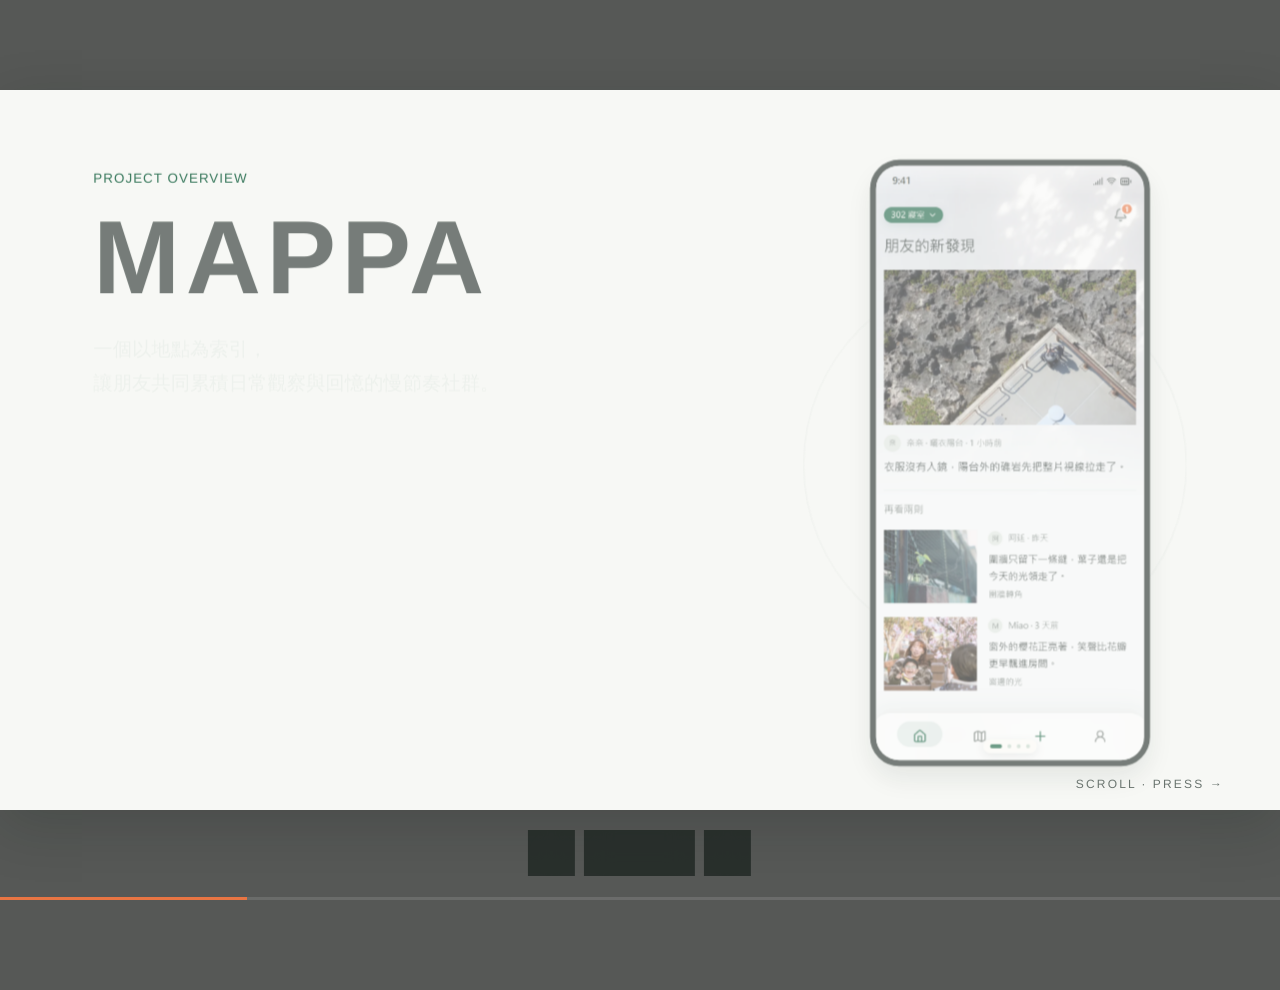
<file: index.html>
<!doctype html>
<html lang="zh-Hant">
<head>
  <meta charset="utf-8" />
  <meta name="viewport" content="width=device-width, initial-scale=1" />
  <title>MAPPA — Design Portfolio</title>
  <meta http-equiv="refresh" content="0; url=opendesign/mockups/mappa-portfolio/index.html" />
</head>
<body>
  <p><a href="opendesign/mockups/mappa-portfolio/index.html">開啟 MAPPA 作品集</a></p>
</body>
</html>
</file>
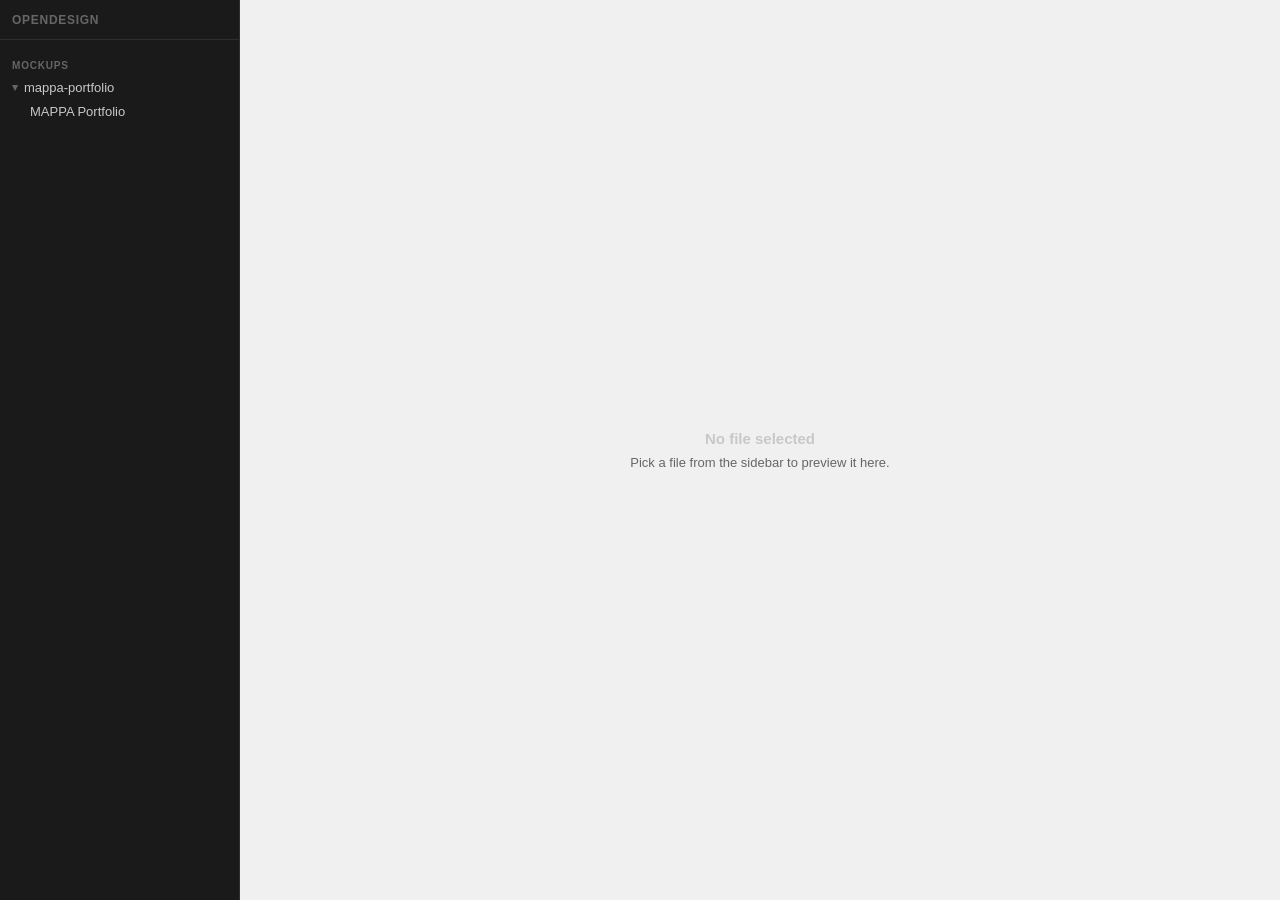
<file: opendesign/index.html>
<!DOCTYPE html>
<html lang="en">
<head>
  <meta charset="UTF-8" />
  <meta name="viewport" content="width=device-width, initial-scale=1.0" />
  <title>OpenDesign Viewer</title>
  <style>
    *, *::before, *::after { box-sizing: border-box; margin: 0; padding: 0; }
    :root {
      --sidebar-width: 240px;
      --sidebar-bg: #1a1a1a;
      --sidebar-text: #c8c8c8;
      --sidebar-muted: #666;
      --sidebar-hover: #2a2a2a;
      --sidebar-active-bg: #2d2d2d;
      --sidebar-active-text: #fff;
      --accent: #4a9eff;
      --border: #2e2e2e;
      --preview-bg: #f0f0f0;
      --header-height: 40px;
      --preview-bar-bg: #242424;
    }
    html, body {
      height: 100%;
      font-family: -apple-system, BlinkMacSystemFont, "Segoe UI", sans-serif;
      font-size: 13px;
      background: var(--sidebar-bg);
      color: var(--sidebar-text);
    }

    .layout {
      display: flex;
      height: 100vh;
    }

    /* ── Sidebar ── */
    .sidebar {
      width: var(--sidebar-width);
      flex-shrink: 0;
      display: flex;
      flex-direction: column;
      border-right: 1px solid var(--border);
      overflow-y: auto;
    }
    .sidebar-header {
      height: var(--header-height);
      display: flex;
      align-items: center;
      padding: 0 12px;
      border-bottom: 1px solid var(--border);
      font-weight: 600;
      font-size: 12px;
      letter-spacing: 0.06em;
      text-transform: uppercase;
      color: var(--sidebar-muted);
      flex-shrink: 0;
    }

    .sidebar-content {
      flex: 1;
      overflow-y: auto;
      padding: 8px 0;
    }
    /* Section label (Mockups / Design Systems) */
    .section-label {
      padding: 12px 12px 4px;
      font-size: 10px;
      font-weight: 700;
      letter-spacing: 0.08em;
      text-transform: uppercase;
      color: var(--sidebar-muted);
    }

    /* Group = collapsible folder */
    details.group {
      margin-bottom: 2px;
    }
    details.group > summary {
      display: flex;
      align-items: center;
      gap: 6px;
      padding: 5px 12px;
      cursor: pointer;
      list-style: none;
      color: var(--sidebar-text);
      font-weight: 500;
      user-select: none;
    }

    details.group > summary::-webkit-details-marker { display: none; }

    details.group > summary:hover {
      background: var(--sidebar-hover);
    }
    details.group > summary::before {
      content: "▶";
      font-size: 8px;
      color: var(--sidebar-muted);
      transition: transform 0.15s;
      flex-shrink: 0;
    }

    details.group[open] > summary::before {
      transform: rotate(90deg);
    }
    /* File item */
    .file-item {
      display: block;
      padding: 4px 12px 4px 28px;
      color: var(--sidebar-text);
      text-decoration: none;
      white-space: nowrap;
      overflow: hidden;
      text-overflow: ellipsis;
      cursor: pointer;
      border-left: 2px solid transparent;
    }

    .file-item:hover {
      background: var(--sidebar-hover);
    }
    .file-item.active {
      background: var(--sidebar-active-bg);
      color: var(--sidebar-active-text);
      border-left-color: var(--accent);
    }

    /* ── Preview ── */
    .preview {
      flex: 1;
      display: flex;
      flex-direction: column;
      background: var(--preview-bg);
    }
    .preview-bar {
      height: var(--header-height);
      background: var(--preview-bar-bg);
      border-bottom: 1px solid var(--border);
      display: flex;
      align-items: center;
      padding: 0 12px;
      gap: 8px;
      flex-shrink: 0;
    }

    .preview-bar-path {
      font-size: 12px;
      color: var(--sidebar-muted);
      white-space: nowrap;
      overflow: hidden;
      text-overflow: ellipsis;
    }
    .preview-bar-open {
      margin-left: auto;
      flex-shrink: 0;
      font-size: 11px;
      color: var(--accent);
      text-decoration: none;
      padding: 3px 8px;
      border: 1px solid var(--accent);
      border-radius: 3px;
    }

    .preview-bar-open:hover { background: rgba(74,158,255,0.1); }

    iframe#preview {
      flex: 1;
      border: none;
      background: #fff;
    }
    /* Empty state */
    .empty-state {
      flex: 1;
      display: flex;
      flex-direction: column;
      align-items: center;
      justify-content: center;
      color: var(--sidebar-muted);
      gap: 8px;
      text-align: center;
      padding: 24px;
    }

    .empty-state strong {
      font-size: 15px;
      color: var(--sidebar-text);
    }
    .empty-state code {
      font-family: "JetBrains Mono", "Fira Code", monospace;
      font-size: 12px;
      background: #222;
      padding: 2px 6px;
      border-radius: 3px;
    }
    .sidebar-empty {
      padding: 16px 12px;
      color: var(--sidebar-muted);
      font-size: 12px;
      line-height: 1.5;
    }
  </style>
</head>
<body>
  <div class="layout">
    <nav class="sidebar">
      <div class="sidebar-header">OpenDesign</div>
      <div class="sidebar-content" id="sidebar-content">
        <div class="sidebar-empty">Loading…</div>
      </div>
    </nav>
    <main class="preview" id="preview-pane">
      <div class="preview-bar" id="preview-bar" style="display:none">
        <span class="preview-bar-path" id="preview-path"></span>
        <a class="preview-bar-open" id="preview-open" href="#" target="_blank">Open ↗</a>
      </div>
      <iframe id="preview" title="Preview" style="display:none"></iframe>
      <div class="empty-state" id="empty-state">
        <strong>No file selected</strong>
        <span>Pick a file from the sidebar to preview it here.</span>
      </div>
    </main>
  </div>
  <script>
    const sidebar = document.getElementById('sidebar-content');
    const previewFrame = document.getElementById('preview');
    const previewBar = document.getElementById('preview-bar');
    const previewPath = document.getElementById('preview-path');
    const previewOpen = document.getElementById('preview-open');
    const emptyState = document.getElementById('empty-state');

    let activeItem = null;
    function loadFile(path, label, el) {
      if (activeItem) activeItem.classList.remove('active');
      activeItem = el;
      el.classList.add('active');

      previewFrame.src = path;
      previewPath.textContent = path;
      previewOpen.href = path;
      previewBar.style.display = 'flex';
      emptyState.style.display = 'none';
      previewFrame.style.display = 'block';
    }
    function esc(s) {
      return String(s)
        .replace(/&/g, '&amp;')
        .replace(/</g, '&lt;')
        .replace(/>/g, '&gt;')
        .replace(/"/g, '&quot;');
    }
    function renderSidebar(manifest) {
      const sections = manifest.sections || [];
      if (sections.length === 0 || sections.every(s => (s.groups || []).length === 0)) {
        sidebar.innerHTML = '<div class="sidebar-empty">No mockups yet.<br>Run the <code>opendesign</code> skill to create one.</div>';
        return;
      }

      let html = '';
      for (const section of sections) {
        const groups = section.groups || [];
        if (groups.length === 0) continue;
        html += `<div class="section-label">${esc(section.label)}</div>`;

        for (const group of groups) {
          const files = group.files || [];
          if (files.length === 0) continue;
          html += `<details class="group" open><summary>${esc(group.slug)}</summary>`;
          for (const file of files) {
            // Use data attributes; attach listeners after inserting
            html += `<span class="file-item" tabindex="0" data-path="${esc(file.path)}" data-label="${esc(file.label)}">${esc(file.label)}</span>`;
          }
          html += `</details>`;
        }
      }

      sidebar.innerHTML = html;
      // Attach click and keyboard listeners
      sidebar.querySelectorAll('.file-item').forEach(el => {
        el.addEventListener('click', () => loadFile(el.dataset.path, el.dataset.label, el));
        el.addEventListener('keydown', e => {
          if (e.key === 'Enter' || e.key === ' ') {
            e.preventDefault();
            loadFile(el.dataset.path, el.dataset.label, el);
          }
        });
      });
    }
    async function init() {
      try {
        const res = await fetch('./manifest.json', { cache: 'no-store' });
        if (!res.ok) throw new Error('not found');
        const manifest = await res.json();
        renderSidebar(manifest);
      } catch (err) {
        console.warn('[OpenDesign viewer] Failed to load manifest:', err);
        sidebar.innerHTML = '<div class="sidebar-empty">No mockups yet.<br>Run the <code>opendesign</code> skill to create one.</div>';
      }
    }
    init();
  </script>
</body>
</html>
</file>
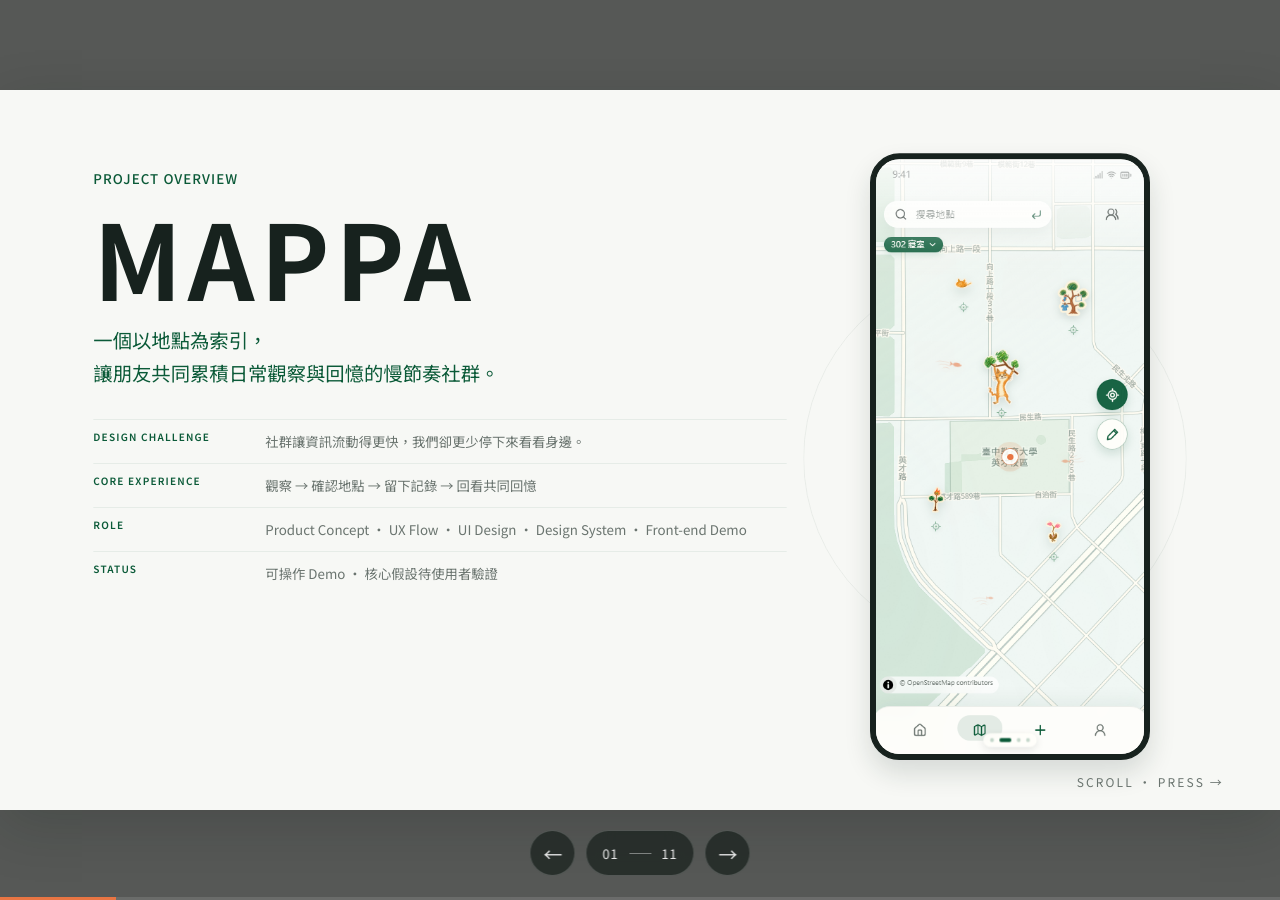
<file: opendesign/mockups/mappa-portfolio/index.html>
<!doctype html>
<html lang="zh-Hant">
<head>
  <meta charset="utf-8" />
  <meta name="viewport" content="width=device-width, initial-scale=1" />
  <meta name="description" content="MAPPA — 把觀察記錄在地圖上，累積地點回憶的慢節奏社群。" />
  <title>MAPPA — Design Portfolio</title>
  <link rel="preconnect" href="https://fonts.googleapis.com" />
  <link rel="preconnect" href="https://fonts.gstatic.com" crossorigin />
  <link href="https://fonts.googleapis.com/css2?family=Noto+Sans+TC:wght@400;500;600;700&display=swap" rel="stylesheet" />
  <link rel="stylesheet" href="styles.css" />
</head>
<body>
  <main class="deck" aria-label="MAPPA 作品集簡報">
    <section class="slide is-active cover" data-slide="1" aria-label="01 MAPPA 封面">
      <div class="canvas">
        <div class="cover-copy reveal-group">
          <p class="eyebrow">PROJECT OVERVIEW</p>
          <h1>MAPPA</h1>
          <p class="cover-summary">一個以地點為索引，<br />讓朋友共同累積日常觀察與回憶的慢節奏社群。</p>
          <dl class="cover-overview">
            <div><dt>DESIGN CHALLENGE</dt><dd>社群讓資訊流動得更快，我們卻更少停下來看看身邊。</dd></div>
            <div><dt>CORE EXPERIENCE</dt><dd>觀察 → 確認地點 → 留下記錄 → 回看共同回憶</dd></div>
            <div><dt>ROLE</dt><dd>Product Concept · UX Flow · UI Design · Design System · Front-end Demo</dd></div>
            <div><dt>STATUS</dt><dd>可操作 Demo · 核心假設待使用者驗證</dd></div>
          </dl>
        </div>
        <div class="cover-visual reveal-media">
          <img class="cover-ring" src="assets/cover-circle.svg" alt="" />
          <div class="phone-shell" aria-label="MAPPA 主要介面輪播">
            <div class="phone-carousel" aria-live="off">
              <img class="phone-screen is-current" src="assets/10-discover.png" alt="MAPPA 首頁：朋友的新發現" data-screen="首頁" />
              <img class="phone-screen" src="assets/cover-map-demo.png" alt="MAPPA 地圖頁：從身邊地點開始探索" data-screen="地圖頁" />
              <img class="phone-screen" src="assets/10-record.png" alt="MAPPA 快速紀錄：留下當下的觀察" data-screen="快速紀錄" />
              <img class="phone-screen" src="assets/cover-profile.png" alt="MAPPA 我的頁面：回看個人觀察與成就" data-screen="我的" />
            </div>
            <div class="phone-carousel-status" aria-hidden="true">
              <span class="is-current"></span><span></span><span></span><span></span>
            </div>
          </div>
        </div>
        <div class="cover-hint">SCROLL · PRESS →</div>
      </div>
    </section>

    <section class="slide" data-slide="2" aria-label="02 創作起點">
      <div class="canvas">
        <header class="slide-header"><span>MAPPA</span><span>01 / A FEELING BEFORE A PRODUCT</span></header>
        <div class="origin-grid">
          <figure class="origin-photo reveal-media"><img src="assets/02-observation.png" alt="夜晚街道上的生活軌跡" /></figure>
          <div class="origin-copy reveal-group">
            <p class="eyebrow">從一次次出門拍照開始</p>
            <h2>每個地方，<br />都存在人們生活的軌跡。</h2>
            <p>出門拍照時，為了尋找某個被快門捕捉的瞬間，我會放慢腳步、留意周遭。</p>
            <p>那時我的眼中，不只是適合被拍下的畫面，而是每個人如何沿著自己的軌跡生活。</p>
            <p class="emphasis">我想把這種暫時放下角色、目的與評價的觀察方式，帶進 MAPPA。</p>
          </div>
        </div>
        
      </div>
    </section>

    <section class="slide" data-slide="3" aria-label="03 問題背景">
      <div class="canvas">
        <header class="slide-header"><span>MAPPA</span><span>01 / A FEELING BEFORE A PRODUCT</span></header>
        <div class="hero-copy reveal-group">
          <h2>當分享越來越快，日常也更容易被略過。</h2>
          <p>許多社群透過連續內容、即時回饋與公開數字，填滿生活中的零碎時間。</p>
        </div>
        <div class="social-signals stagger">
          <article><img src="assets/03-continuous-content.png" alt="" /><h3>連續內容</h3></article>
          <article><img src="assets/03-realtime-update.png" alt="" /><h3>即時更新</h3></article>
          <article><img src="assets/03-traffic-exposure.png" alt="" /><h3>流量與曝光</h3></article>
          <article><img src="assets/03-public-feedback.png" alt="" /><h3>公開回饋</h3></article>
        </div>
        <p class="closing-question reveal-group"><span>我想探索另一種可能：</span><span>如果社群不以爭取注意力為核心，反而鼓勵人慢下來、多看看身邊，會發生什麼？</span></p>
        
      </div>
    </section>

    <section class="slide" data-slide="4" aria-label="04 設計原則">
      <div class="canvas">
        <header class="slide-header"><span>MAPPA</span><span>02 / TURNING FEELINGS INTO PRINCIPLES</span></header>
        <div class="hero-copy reveal-group"><h2>MAPPA 的核心三原則</h2></div>
        <div class="principles stagger">
          <article>
            <p class="eyebrow">01 / SLOW DOWN</p><h3>放慢</h3><h4>讓互動保有餘裕</h4>
            <p>不以人氣數字推動互動，不限制使用方式，也不因暫時離開而懲罰使用者。</p>
          </article>
          <article>
            <p class="eyebrow">02 / LOOK CLOSER</p><h3>觀察</h3><h4>讓觀看先於產出</h4>
            <p>靈感提示可以略過；即使沒有記錄，觀察仍然有價值。</p>
          </article>
          <article>
            <p class="eyebrow">03 / LET IT GROW</p><h3>累積</h3><h4>讓片段留在地點</h4>
            <p>以地點整理不同時間的觀察，讓日後的回看有所依。</p>
          </article>
        </div>
        
      </div>
    </section>

    <section class="slide" data-slide="5" aria-label="05 視覺調性">
      <div class="canvas">
        <header class="slide-header"><span>MAPPA</span><span>02 / TURNING FEELINGS INTO PRINCIPLES</span></header>
        <div class="tone-copy reveal-group">
          <h2>MAPPA 必須是個安靜的空間，<br />但又不那麼平靜。</h2>
          <p>它帶著一點奇幻，吸引人重新觀察那些早已習以為常的事物。</p>
          <p>透過與 AI 工具討論畫面調性、音樂與物件元素，把抽象的感受逐漸收束成具體的形象。</p>
        </div>
        <div class="tone-gallery stagger">
          <figure class="wide"><img src="assets/05-skylight.png" alt="AI 生成的採光溫室視覺" /><figcaption>AI 生成視覺預覽</figcaption></figure>
          <figure><img src="assets/05-music.png" alt="音樂專輯封面" /><figcaption>參考音樂與調性<br />Mercy Christmas, Mr. Lawrence</figcaption></figure>
          <figure><img src="assets/05-preview.png" alt="MAPPA 早期行動版視覺探索" /><figcaption>MAPPA 早期視覺探索</figcaption></figure>
        </div>
        
      </div>
    </section>

    <section class="slide" data-slide="6" aria-label="06 資訊架構與核心流程">
      <div class="canvas">
        <header class="slide-header"><span>MAPPA</span><span>03 / FINDING THE PRODUCT STRUCTURE</span></header>
        <div class="hero-copy reveal-group">
          <h2>Site Map × 核心 User Flow</h2>
          <p>把核心任務集中在記錄、確認與回看。</p>
        </div>
        <button class="inline-link reveal-media" data-open="sitemap">查看完整 Site Map →</button>
        <div class="flow-grid stagger">
          <article><img src="assets/06-flow-location.png" alt="確認地圖與地點流程線框" /><h3>01 / 確認地圖與地點</h3><p>帶入目前地圖與位置，再由使用者確認。</p></article>
          <article><img src="assets/06-flow-record.png" alt="留下內容流程線框" /><h3>02 / 留下內容</h3><p>文字、照片、聲音或影片，至少一種就能開始。</p></article>
          <article><img src="assets/06-flow-tree.png" alt="進入地點樹流程線框" /><h3>03 / 進入地點樹</h3><p>發布後回到文章頁面，看看這個地點的更多故事。</p></article>
        </div>
        
      </div>
    </section>

    <section class="slide" data-slide="7" aria-label="07 體驗迭代">
      <div class="canvas">
        <header class="slide-header"><span>MAPPA</span><span>04 / ITERATING THE EXPERIENCE</span></header>
        <div class="hero-copy iteration-hero reveal-group"><h2>從制式表單，調整成以觀察為起點的紀錄流程</h2></div>
        <div class="iteration-grid stagger">
          <figure class="iteration-before"><img src="assets/07-before.png" alt="早期線框" /><figcaption>BEFORE / 早期線框</figcaption></figure>
          <div class="iteration-decision">
            <p class="iteration-label">PROBLEM / 初版問題</p>
            <h3>所有欄位權重接近，<br />畫面更像是在填寫表單。</h3>
            <p class="iteration-explain">使用者不容易判斷第一步該做什麼，影像、文字與地點之間也缺少清楚的操作順序。</p>
            <div class="iteration-rule"></div>
            <p class="iteration-label">DESIGN DECISION / 設計調整</p>
            <div class="iteration-decisions">
              <div><i>1</i><strong>放大媒體預覽</strong><span>讓剛記錄的片段先成為畫面焦點。</span></div>
              <div><i>2</i><strong>收斂媒體入口</strong><span>將拍照、錄音與錄影整理成模式切換。</span></div>
              <div><i>3</i><strong>重排操作順序</strong><span>依媒體、描述、地點與下一步往下完成。</span></div>
            </div>
          </div>
          <div class="iteration-after-flow">
            <figure class="iteration-wire"><img src="assets/07-wireframe.png" alt="Figma 調整後線框" /><figcaption>WIREFRAME</figcaption></figure>
            <span class="iteration-arrow" aria-hidden="true">→</span>
            <figure class="iteration-after"><img src="assets/07-after.png" alt="MAPPA 實作畫面" /><figcaption>DEMO / 實作畫面</figcaption></figure>
          </div>
        </div>
        <aside class="iteration-method reveal-group"><small>METHOD / AI × FIGMA</small><p>以 AI 快速產出 Wireframe 初稿；<strong>資訊層級、操作順序、間距與元件狀態</strong>，由我依使用情境與 MAPPA Design System 手動調整。</p></aside>
        
      </div>
    </section>

    <section class="slide" data-slide="8" aria-label="08 視覺系統">
      <div class="canvas">
        <header class="slide-header"><span>MAPPA</span><span>04 / ITERATING THE EXPERIENCE</span></header>
        <div class="visual-system-grid">
          <div class="visual-system-copy reveal-group">
            <h2>在反覆調整中，<br />逐漸形成一致的視覺語言</h2>
            <p>從色彩、文字到元件，每一個選擇都回到同一件事：讓介面安靜地承接觀察。</p>
            <button class="pill-button" data-open="design-system">查看 Design System →</button>
          </div>
          <div class="system-board reveal-media" aria-label="MAPPA 視覺系統摘要">
            <div class="system-preview-header">
              <div><small>MAPPA DEMO</small><strong>Design System</strong></div>
              <span>設計總覽</span>
            </div>

            <div class="system-foundation-grid">
              <section class="system-panel system-colors">
                <small>01</small>
                <h3>品牌色</h3>
                <p>保留最具辨識度的三個顏色。</p>
                <div class="system-color-list">
                  <div><i></i><span><b>MAPPA 綠</b>#0B5A38</span></div>
                  <div><i></i><span><b>節點橘</b>#E87543</span></div>
                  <div><i></i><span><b>冷白</b>#FFFEFA</span></div>
                </div>
              </section>

              <section class="system-panel system-type">
                <small>02</small>
                <h3>文字角色</h3>
                <p>以使用情境命名，讓層級有明確位置。</p>
                <div class="system-type-list">
                  <div><b>頁面標題</b><span>24 / 32 · Medium</span></div>
                  <div><b>文章標題</b><span>18 / 24 · Medium</span></div>
                  <div><b>內文</b><span>16 / 26 · Regular</span></div>
                  <div><b>操作文字</b><span>14 / 21 · Medium</span></div>
                </div>
              </section>

              <section class="system-panel system-sizing">
                <small>03</small>
                <h3>版面與元件尺寸</h3>
                <p>以 390 × 844 mobile viewport 為基準。</p>
                <div class="system-size-list">
                  <span><b>20px</b>頁面留白</span>
                  <span><b>48px</b>區塊間距</span>
                  <span><b>16 / 24px</b>卡片圓角</span>
                  <span><b>48px</b>控制項高度</span>
                  <span><b>44px</b>最小點擊區</span>
                  <span><b>Full</b>膠囊圓角</span>
                </div>
              </section>
            </div>

            <section class="system-components-preview">
              <div class="system-component-title"><small>04</small><h3>核心元件</h3></div>
              <div class="system-component-samples">
                <span class="system-primary-button">留下觀察</span>
                <span class="system-secondary-button">從裝置選擇</span>
                <span class="system-input">寫下你觀察到的事⋯</span>
                <span class="system-bottom-nav"><b>首頁</b><b>地圖</b><b>＋</b><b>我的</b></span>
              </div>
            </section>
          </div>
        </div>
        
      </div>
    </section>

    <section class="slide" data-slide="9" aria-label="09 樹木互動機制">
      <div class="canvas">
        <header class="slide-header"><span>MAPPA</span><span>04 / ITERATING THE EXPERIENCE</span></header>
        <div class="hero-copy reveal-group">
          <h2>讓樹的成長回應觀察的累積</h2>
          <p>完成觀察成就，解鎖新的種子；持續留下有效觀察，讓它逐步長成回憶樹。</p>
        </div>
        <div class="growth-flow stagger">
          <article><div class="reward-tag">成就獎勵 · 新種子</div><img src="assets/09-seed.png" alt="種子" /><small>01 / UNLOCK</small><h3>解鎖新種子</h3><p>完成一項觀察成就，<br />獲得新的種子，記下探索里程碑。</p></article>
          <span class="flow-arrow" aria-hidden="true">→</span>
          <article><img src="assets/09-sprout.png" alt="發芽" /><small>02 / GROW</small><h3>讓觀察使它發芽</h3><p>持續記錄同一地點，<br />有效觀察讓零散片段逐漸連結。</p></article>
          <span class="flow-arrow" aria-hidden="true">→</span>
          <article><img src="assets/09-tree.png" alt="回憶樹" /><small>03 / MEMORY TREE</small><h3>長成回憶樹</h3><p>觀察累積成可回望的故事，<br />成為朋友共同擁有的地方記憶。</p></article>
        </div>
        <div class="decision-note reveal-group"><div><small>DESIGN DECISION / 成長規則</small><strong>新種子回應探索成就，成長回應有效觀察。</strong></div><p>完成觀察成就解鎖新的種子；之後只有持續留下有效觀察才會發芽、成長。留言與瀏覽保留交流價值，不形成排名。</p></div>
        
      </div>
    </section>

    <section class="slide" data-slide="10" aria-label="10 Demo">
      <div class="canvas">
        <header class="slide-header"><span>MAPPA</span><span>05 / GROWING MAPPA INTO A DEMO</span></header>
        <div class="demo-copy reveal-group">
          <h2>把一次觀察，留在 MAPPA 裡</h2>
          <h3>目前完成至可操作的 Demo。</h3>
          <p>地圖不是用來顯示熱門內容，<br />而是讓使用者從身邊的地點，<br />重新找到累積其中的故事。</p>
          <div class="demo-divider"></div>
          <small>OPEN THE DEMO</small>
          <a class="demo-link" href="https://miaochenyou.github.io/MAPPA-demo/" target="_blank" rel="noreferrer">開啟 MAPPA →</a>
        </div>
        <div class="demo-gallery stagger">
          <figure><img src="assets/10-discover.png" alt="朋友的新發現畫面" /><figcaption>01 / 看見新發現</figcaption></figure>
          <figure><div class="map-crop"><img src="assets/10-map-source.png" alt="包含道路資訊的地圖畫面" /></div><figcaption>02 / 回到地點</figcaption></figure>
          <figure><img src="assets/10-record.png" alt="快速記錄畫面" /><figcaption>03 / 開始記錄</figcaption></figure>
        </div>
        
      </div>
    </section>

    <section class="slide" data-slide="11" aria-label="11 下一步驗證">
      <div class="canvas">
        <header class="slide-header"><span>MAPPA</span><span>05 / GROWING MAPPA INTO A DEMO</span></header>
        <div class="hero-copy final-hero reveal-group">
          <h2>下一步，確認人是否重新看見日常</h2>
          <p>Demo 已經可以被操作，但 MAPPA 是否真的讓人放慢腳步、開始觀察，仍需要透過真實使用來確認。</p>
        </div>
        <div class="validation-grid stagger">
          <article class="current-state"><small>CURRENT / 目前狀態</small><h3>Demo 已完成，<br />核心假設尚待驗證。</h3><p>目前能確認流程與視覺已成形；<br />還不能回答 MAPPA 是否真的改變了觀察方式。</p><span>目前尚未進行使用者測試</span></article>
          <article class="next-questions"><small>NEXT / 兩個驗證問題</small><h3>01&nbsp; 觀察是否真的發生？</h3><p>使用 MAPPA 後，人是否更願意停下來看看身邊？</p><hr /><h3>02&nbsp; 記錄是否值得持續？</h3><p>地點與共同回憶，是否能支持使用者繼續留下觀察？</p><b>METHOD / 任務測試 ・ 7–14 日使用日誌 ・ 訪談</b></article>
        </div>
        
      </div>
    </section>
  </main>

  <nav class="deck-nav" aria-label="簡報導覽">
    <button class="nav-arrow" data-dir="prev" aria-label="上一頁">←</button>
    <button class="page-indicator" aria-label="開啟頁面選單"><span id="page-current">01</span><i></i><span>11</span></button>
    <button class="nav-arrow" data-dir="next" aria-label="下一頁">→</button>
  </nav>
  <div class="progress" aria-hidden="true"><i></i></div>
  <div class="edge-nav edge-prev" data-dir="prev" aria-hidden="true"></div>
  <div class="edge-nav edge-next" data-dir="next" aria-hidden="true"></div>

  <div class="page-menu" aria-hidden="true">
    <button data-go="1">01&nbsp; MAPPA</button><button data-go="2">02&nbsp; 創作起點</button><button data-go="3">03&nbsp; 問題背景</button>
    <button data-go="4">04&nbsp; 設計原則</button><button data-go="5">05&nbsp; 視覺調性</button><button data-go="6">06&nbsp; 資訊架構</button>
    <button data-go="7">07&nbsp; 體驗迭代</button><button data-go="8">08&nbsp; 視覺系統</button><button data-go="9">09&nbsp; 互動機制</button>
    <button data-go="10">10&nbsp; Demo</button><button data-go="11">11&nbsp; 下一步</button>
  </div>

  <dialog id="sitemap-dialog" class="annex-dialog sitemap-dialog">
    <div class="sitemap-shell">
      <header class="sitemap-toolbar">
        <div class="sitemap-brand">
          <span class="sitemap-brand-mark">MAPPA</span>
          <div class="sitemap-title">
            <small>APPENDIX A / INFORMATION ARCHITECTURE</small>
            <h2>完整 Sitemap</h2>
          </div>
        </div>
        <button class="sitemap-close" data-close aria-label="返回資訊架構頁">×</button>
      </header>

      <div class="sitemap-workspace">
        <aside class="sitemap-sidebar" aria-label="Sitemap 快速定位">
          <span class="sitemap-sidebar-number">01</span>
          <h3>從進入 MAPPA<br />到留下觀察</h3>
          <p>依照使用情境快速定位，放大閱讀各流程與功能細節。</p>
          <span class="sitemap-sidebar-label">快速定位</span>
          <div class="sitemap-section-list">
            <button class="is-active" data-map-target="overview" aria-pressed="true">完整架構</button>
            <button data-map-target="entry" aria-pressed="false">Landing 與登入</button>
            <button data-map-target="home" aria-pressed="false">首頁與探索</button>
            <button data-map-target="map" aria-pressed="false">地圖與地點</button>
            <button data-map-target="record" aria-pressed="false">快速紀錄</button>
            <button data-map-target="profile" aria-pressed="false">個人檔案</button>
          </div>
        </aside>

        <div id="sitemap-viewport" class="sitemap-viewport" tabindex="0" aria-label="MAPPA Sitemap，可拖曳與縮放">
          <div id="sitemap-canvas" class="sitemap-canvas">
            <img id="sitemap-image" src="assets/sitemap.svg" alt="MAPPA 完整 Sitemap" draggable="false" />
          </div>

          <div class="sitemap-drag-hint" aria-hidden="true">
            <span>↔</span>
            <b>按住拖曳，滾動或雙指縮放</b>
          </div>
          <span id="sitemap-mode" class="sitemap-mode">全覽模式</span>

          <div class="sitemap-zoom-control" aria-label="Sitemap 縮放控制">
            <button data-sitemap-action="zoom-out" aria-label="縮小 Sitemap">−</button>
            <output id="sitemap-zoom-value" aria-live="polite">100%</output>
            <button data-sitemap-action="zoom-in" aria-label="放大 Sitemap">＋</button>
            <button class="sitemap-fit" data-sitemap-action="fit" aria-label="適合畫面">
              <span aria-hidden="true"></span>
            </button>
          </div>
        </div>
      </div>
    </div>
  </dialog>

  <dialog id="design-system-dialog" class="annex-dialog design-system-dialog">
    <div class="ds-stage">
      <img id="ds-image" src="assets/ds-overview.png" alt="MAPPA Design System 設計總覽" />
      <button class="ds-mobile-close" data-close aria-label="關閉 Design System">×</button>

      <div class="ds-mobile-content">
        <section id="ds-mobile-overview" class="ds-mobile-panel is-active" data-ds-panel="overview" role="tabpanel">
          <header class="ds-mobile-heading">
            <small>MAPPA DEMO</small>
            <h2>Design System</h2>
            <p>以 Demo 實際使用的顏色、文字與元件尺寸為準。</p>
          </header>

          <article class="ds-mobile-card">
            <span class="ds-mobile-number">01</span>
            <h3>品牌色</h3>
            <p>只保留 MAPPA 最具辨識度的三個顏色。</p>
            <div class="ds-mobile-colors">
              <div><i></i><b>MAPPA 綠</b><span>#0B5A38</span></div>
              <div><i></i><b>節點橘</b><span>#E87543</span></div>
              <div><i></i><b>冷白</b><span>#FFFEFA</span></div>
            </div>
          </article>

          <article class="ds-mobile-card">
            <span class="ds-mobile-number">02</span>
            <h3>文字角色</h3>
            <p>依照實際用途命名，讓每一層文字都有明確位置。</p>
            <div class="ds-mobile-type-list">
              <div><b>頁面標題</b><span>24 / 32 · Medium</span></div>
              <div><b>文章標題</b><span>18 / 24 · Medium</span></div>
              <div><b>內文</b><span>16 / 26 · Regular</span></div>
              <div><b>操作文字</b><span>14 / 21 · Medium</span></div>
              <div><b>輔助資訊</b><span>12 / 16 · Regular</span></div>
            </div>
          </article>

          <article class="ds-mobile-card">
            <span class="ds-mobile-number">03</span>
            <h3>版面與元件尺寸</h3>
            <p>以 390 × 844 mobile viewport 為設計基準。</p>
            <div class="ds-mobile-metrics">
              <span><b>20px</b>頁面左右留白</span>
              <span><b>48px</b>主要區塊間距</span>
              <span><b>16 / 24px</b>卡片圓角</span>
              <span><b>48px</b>控制項高度</span>
              <span><b>44px</b>最小點擊區</span>
              <span><b>Full</b>膠囊圓角</span>
            </div>
          </article>

          <article class="ds-mobile-card">
            <span class="ds-mobile-number">04</span>
            <h3>核心元件</h3>
            <p>所有樣式均從 Demo 實際介面回推。</p>
            <div class="ds-mobile-components">
              <span class="is-primary">留下觀察</span>
              <span class="is-secondary">從裝置選擇</span>
              <span class="is-input">寫下你觀察到的事⋯</span>
              <span class="is-nav"><b>首頁</b><b>地圖</b><b>＋</b><b>我的</b></span>
            </div>
          </article>
        </section>

        <section id="ds-mobile-states" class="ds-mobile-panel" data-ds-panel="states" role="tabpanel" hidden>
          <header class="ds-mobile-heading">
            <small>DS DETAIL — 01</small>
            <h2>元件狀態</h2>
            <p>用同一套視覺回應可操作、按下、停用與錯誤狀態。</p>
          </header>

          <article class="ds-mobile-card">
            <span class="ds-mobile-number">01</span>
            <h3>按鈕</h3>
            <div class="ds-state-buttons">
              <span>預設</span><span>按下</span><span>停用</span>
            </div>
            <p class="ds-mobile-note">主要行動使用 MAPPA 綠；停用時降低對比，不與可操作狀態競爭。</p>
          </article>

          <article class="ds-mobile-card">
            <span class="ds-mobile-number">02</span>
            <h3>輸入欄位</h3>
            <div class="ds-state-inputs">
              <div><small>預設</small><span>寫下你觀察到的事⋯</span></div>
              <div class="is-focus"><small>輸入中</small><span>公園入口的風變涼了</span></div>
              <div class="is-error"><small>錯誤</small><span>請確認必填內容</span></div>
            </div>
          </article>

          <article class="ds-mobile-card">
            <span class="ds-mobile-number">03</span>
            <h3>媒體模式</h3>
            <div class="ds-media-states">
              <span class="is-active">相機</span><span>錄音</span><span>錄影</span>
            </div>
            <p class="ds-mobile-note">目前模式以實心綠顯示，其餘入口維持低彩度輪廓。</p>
          </article>

          <article class="ds-mobile-card">
            <span class="ds-mobile-number">04</span>
            <h3>底部導覽</h3>
            <div class="ds-nav-state"><b class="is-active">首頁</b><b>地圖</b><b>＋</b><b>我的</b></div>
            <p class="ds-mobile-note">選取項目加入淡綠底，固定保留 44px 以上的點擊範圍。</p>
          </article>
        </section>

        <section id="ds-mobile-accessibility" class="ds-mobile-panel" data-ds-panel="accessibility" role="tabpanel" hidden>
          <header class="ds-mobile-heading">
            <small>DS DETAIL — 02</small>
            <h2>無障礙與文字</h2>
            <p>確保介面清楚可讀，也讓內容語氣維持觀察而非評斷。</p>
          </header>

          <article class="ds-mobile-card">
            <span class="ds-mobile-number">01</span>
            <h3>顏色對比</h3>
            <div class="ds-contrast-list">
              <div><i class="is-green"></i><span>MAPPA 綠／冷白</span><b>主要操作</b></div>
              <div><i class="is-ink"></i><span>深色文字／冷白</span><b>閱讀內容</b></div>
              <div><i class="is-orange"></i><span>節點橘／冷白</span><b>提示用途</b></div>
            </div>
          </article>

          <article class="ds-mobile-card">
            <span class="ds-mobile-number">02</span>
            <h3>操作可及性</h3>
            <div class="ds-accessibility-metrics">
              <span><b>44px</b>最小觸控區</span>
              <span><b>48px</b>主要控制高度</span>
              <span><b>16px</b>內文基準</span>
            </div>
          </article>

          <article class="ds-mobile-card">
            <span class="ds-mobile-number">03</span>
            <h3>內容原則</h3>
            <ul class="ds-content-principles">
              <li><b>觀察先於評斷</b><span>先描述看見與感受到的事。</span></li>
              <li><b>句子短而清楚</b><span>降低閱讀負擔，保留自然語氣。</span></li>
              <li><b>時間與地點完整</b><span>讓片段日後仍能被理解與回望。</span></li>
            </ul>
          </article>
        </section>
      </div>
      <div class="ds-hotspots">
        <div class="ds-tabs" role="tablist" aria-label="Design System 頁面" data-x="1306" data-y="43">
          <span class="ds-tab-indicator" aria-hidden="true"></span>
          <button class="ds-tab is-active" data-ds="overview" role="tab" aria-selected="true" aria-controls="ds-mobile-overview">設計總覽</button>
          <button class="ds-tab" data-ds="states" role="tab" aria-selected="false" aria-controls="ds-mobile-states">元件狀態</button>
          <button class="ds-tab" data-ds="accessibility" role="tab" aria-selected="false" aria-controls="ds-mobile-accessibility">無障礙與文字</button>
        </div>
        <button class="ds-hotspot ds-return" data-close data-x="1680" data-y="43" data-width="181" data-height="48" aria-label="返回視覺系統"></button>
      </div>
    </div>
  </dialog>

  <script src="app.js"></script>
</body>
</html>
</file>
<file: opendesign/mockups/mappa-portfolio/styles.css>
:root {
  --canvas: #f7f8f5;
  --surface: #fffefa;
  --muted-surface: #f1f4f1;
  --forest: #0b5a38;
  --forest-strong: #07482d;
  --orange: #e87543;
  --ink: #17221e;
  --muted: #6a746f;
  --border: #dee7e2;
  --scale: 1;
  --ease: cubic-bezier(.2, 0, 0, 1);
}

* { box-sizing: border-box; }
html, body { width: 100%; height: 100%; margin: 0; overflow: hidden; }
body {
  color: var(--ink);
  background: #565856;
  font-family: "Noto Sans TC", "PingFang TC", "Microsoft JhengHei", sans-serif;
  text-rendering: geometricPrecision;
}
button, a { font: inherit; }
button { color: inherit; }
img { display: block; max-width: 100%; }

.deck, .slide { position: absolute; inset: 0; }
.slide {
  visibility: hidden;
  pointer-events: none;
}
.slide.is-active {
  visibility: visible;
  pointer-events: auto;
}
.canvas {
  position: absolute;
  left: 50%;
  top: 50%;
  width: 1920px;
  height: 1080px;
  overflow: hidden;
  background: var(--canvas);
  transform: translate(-50%, -50%) scale(var(--scale));
  transform-origin: center;
  box-shadow: 0 24px 80px rgba(18, 25, 22, .18);
}

.slide-header {
  position: absolute;
  left: 104px;
  right: 104px;
  top: 78px;
  height: 40px;
  display: flex;
  align-items: center;
  justify-content: space-between;
  color: var(--muted);
  font-size: 24px;
  letter-spacing: .12em;
}
.slide-header span:first-child {
  color: var(--forest);
  font-size: 26px;
  font-weight: 700;
  letter-spacing: .34em;
}
.slide-footer {
  position: absolute;
  left: 104px;
  right: 104px;
  bottom: 35px;
  padding-top: 24px;
  border-top: 1px solid var(--border);
  color: var(--muted);
  font-size: 24px;
  letter-spacing: .12em;
}
.eyebrow {
  color: var(--forest);
  font-size: 20px;
  font-weight: 500;
  letter-spacing: .08em;
}
.hero-copy { position: absolute; left: 104px; top: 188px; width: 1712px; }
.hero-copy h2, .tone-copy h2, .demo-copy h2, .visual-system-copy h2 {
  margin: 0;
  font-size: 64px;
  font-weight: 500;
  line-height: 1.32;
  letter-spacing: -.02em;
}
.hero-copy > p {
  margin: 20px 0 0;
  color: var(--muted);
  font-size: 32px;
  line-height: 1.85;
}
.emphasis { color: var(--forest) !important; font-weight: 500; }

.cover-copy { position: absolute; left: 140px; top: 118px; width: 1040px; }
.cover-copy .eyebrow { margin: 0 0 18px; }
.cover h1 {
  margin: 0;
  font-size: 156px;
  line-height: 1.08;
  letter-spacing: .055em;
}
.cover-summary {
  margin: 18px 0 0;
  color: var(--forest);
  font-size: 29px;
  line-height: 1.7;
}
.cover-overview {
  width: 100%;
  margin: 44px 0 0;
}
.cover-overview > div {
  display: grid;
  grid-template-columns: 230px minmax(0, 1fr);
  gap: 28px;
  align-items: start;
  padding: 16px 0;
  border-top: 1px solid var(--border);
}
.cover-overview dt {
  color: var(--forest);
  font-size: 15px;
  font-weight: 600;
  letter-spacing: .12em;
}
.cover-overview dd {
  margin: 0;
  color: var(--muted);
  font-size: 20px;
  line-height: 1.65;
}
.cover-visual { position: absolute; left: 1220px; top: 65px; width: 600px; height: 940px; }
.cover-ring { position: absolute; left: -15px; top: 200px; width: 575px; height: 575px; }
.phone-shell {
  position: absolute;
  left: 85px;
  top: 30px;
  width: 420px;
  height: 910px;
  padding: 7px;
  overflow: hidden;
  border: 2px solid var(--ink);
  border-radius: 44px;
  background: var(--ink);
  box-shadow: 0 20px 40px rgba(22, 42, 34, .14);
}
.phone-carousel { position: relative; width: 100%; height: 100%; overflow: hidden; border-radius: 35px; background: var(--surface); }
.phone-screen {
  position: absolute;
  inset: 0;
  width: 100%;
  height: 100%;
  max-width: none;
  opacity: 0;
  object-fit: cover;
  object-position: center top;
  transform: scale(1.012);
  transition: opacity 420ms var(--ease), transform 820ms var(--ease);
}
.phone-screen.is-current { opacity: 1; transform: scale(1); }
.phone-carousel-status {
  position: absolute;
  left: 50%;
  bottom: 18px;
  z-index: 3;
  display: flex;
  gap: 8px;
  padding: 7px 10px;
  border-radius: 999px;
  background: rgba(255, 254, 250, .88);
  box-shadow: 0 4px 14px rgba(23, 34, 30, .12);
  transform: translateX(-50%);
  backdrop-filter: blur(8px);
}
.phone-carousel-status span { width: 6px; height: 6px; border-radius: 50%; background: rgba(11, 90, 56, .24); transition: width 320ms var(--ease), background 320ms var(--ease); }
.phone-carousel-status span.is-current { width: 18px; border-radius: 6px; background: var(--forest); }
.cover-hint {
  position: absolute;
  right: 84px;
  bottom: 28px;
  color: var(--muted);
  font-size: 18px;
  letter-spacing: .18em;
}

.origin-grid { position: absolute; left: 0; right: 0; top: 160px; bottom: 95px; display: grid; grid-template-columns: 960px 1fr; }
.origin-photo { margin: 0; align-self: center; width: 830px; height: 700px; overflow: hidden; }
.origin-photo img { width: 100%; height: 100%; object-fit: cover; }
.origin-copy { align-self: center; width: 760px; padding-left: 40px; }
.origin-copy h2 { margin: 30px 0 55px; font-size: 64px; font-weight: 500; line-height: 1.45; }
.origin-copy > p:not(.eyebrow) { margin: 0 0 28px; color: var(--muted); font-size: 28px; line-height: 1.75; }
.origin-copy .emphasis { margin-top: 64px !important; }

.social-signals { position: absolute; left: 180px; right: 180px; top: 445px; display: grid; grid-template-columns: repeat(4, 1fr); gap: 110px; }
.social-signals article { text-align: center; }
.social-signals img { width: 150px; height: 150px; margin: auto; object-fit: contain; }
.social-signals h3 { margin: 26px 0 0; color: var(--forest); font-size: 24px; letter-spacing: .08em; }
.closing-question { position: absolute; left: 104px; bottom: 126px; width: 1320px; margin: 0; color: var(--muted); font-size: 28px; line-height: 1.75; }
.closing-question span { display: block; }

.principles { position: absolute; left: 104px; right: 104px; top: 392px; display: grid; grid-template-columns: repeat(3, 1fr); gap: 72px; }
.principles article { min-height: 430px; padding-right: 42px; border-right: 1px solid var(--border); }
.principles article:last-child { border-right: 0; }
.principles .eyebrow { margin: 0 0 22px; }
.principles h3 { margin: 0 0 24px; font-size: 64px; line-height: 1.2; }
.principles h4 { margin: 0 0 32px; color: var(--forest); font-size: 34px; font-weight: 500; }
.principles article > p:last-child { margin: 0; color: var(--muted); font-size: 30px; line-height: 1.75; }

.tone-copy { position: absolute; left: 104px; top: 188px; width: 1712px; }
.tone-copy > p { margin: 18px 0 0; color: var(--muted); font-size: 28px; line-height: 1.7; }
.tone-gallery { position: absolute; left: 104px; right: 104px; top: 530px; display: grid; grid-template-columns: 1.35fr .72fr 1fr; gap: 90px; align-items: start; }
.tone-gallery figure { margin: 0; }
.tone-gallery img { width: 100%; height: 300px; object-fit: contain; object-position: center bottom; }
.tone-gallery .wide img { object-fit: cover; }
.tone-gallery figcaption { margin-top: 20px; color: var(--forest); font-size: 20px; line-height: 1.55; }

.inline-link {
  position: absolute;
  right: 104px;
  top: 250px;
  padding: 16px 26px;
  color: white;
  border: 1px solid var(--forest);
  border-radius: 28px;
  background: var(--forest);
  font-size: 20px;
  cursor: pointer;
  transition: color 200ms, background 200ms, transform 200ms;
}
.inline-link:hover { color: white; background: var(--forest-strong); transform: translateY(-2px); box-shadow: 0 12px 24px rgba(11, 90, 56, .14); }
.flow-grid { position: absolute; left: 104px; right: 104px; top: 410px; display: grid; grid-template-columns: repeat(3, 1fr); gap: 58px; }
.flow-grid article { text-align: left; }
.flow-grid img { width: 100%; height: 340px; object-fit: contain; object-position: center bottom; }
.flow-grid h3 { margin: 30px 0 16px; color: var(--forest); font-size: 32px; font-weight: 500; }
.flow-grid p { margin: 0; color: var(--muted); font-size: 25px; line-height: 1.6; }

.iteration-hero h2 { font-size: 60px; }
.iteration-grid { position: absolute; left: 104px; right: 104px; top: 320px; height: 590px; display: grid; grid-template-columns: 330px 690px 560px; gap: 66px; align-items: start; }
.iteration-grid figure { margin: 0; text-align: center; }
.iteration-before { padding-top: 16px; }
.iteration-before img { width: 310px; height: 475px; object-fit: contain; border: 1px solid var(--border); background: var(--surface); box-shadow: 0 16px 32px rgba(23,34,30,.06); }
.iteration-grid figcaption { margin-top: 18px; color: var(--muted); font-size: 18px; letter-spacing: .08em; }
.iteration-decision { padding: 2px 8px 0; }
.iteration-label { margin: 0 0 12px; color: var(--forest); font-size: 17px; font-weight: 600; letter-spacing: .1em; }
.iteration-decision h3 { margin: 0 0 28px; font-size: 34px; font-weight: 500; line-height: 1.48; }
.iteration-explain { margin: 0; color: var(--muted); font-size: 22px; line-height: 1.65; }
.iteration-rule { height: 1px; margin: 30px 0; background: var(--border); }
.iteration-decisions { display: grid; gap: 25px; margin-top: 18px; }
.iteration-decisions > div { display: grid; grid-template-columns: 38px 170px 1fr; gap: 14px; align-items: start; }
.iteration-decisions i { display: grid; width: 30px; height: 30px; place-items: center; color: white; border-radius: 50%; background: var(--forest); font-size: 14px; font-style: normal; }
.iteration-decisions strong { color: var(--forest); font-size: 21px; font-weight: 600; }
.iteration-decisions span { color: var(--muted); font-size: 20px; line-height: 1.5; }
.iteration-after-flow { display: grid; grid-template-columns: 210px 44px 260px; gap: 20px; align-items: center; padding-top: 26px; }
.iteration-after-flow img { width: 100%; height: 470px; object-fit: contain; }
.iteration-wire img { opacity: .86; }
.iteration-arrow { align-self: center; color: var(--forest); font-size: 36px; text-align: center; }
.iteration-method { position: absolute; left: 470px; right: 104px; bottom: 78px; min-height: 94px; display: grid; grid-template-columns: 250px 1fr; gap: 34px; align-items: center; padding: 18px 28px; border: 1px solid var(--border); border-radius: 18px; background: var(--muted-surface); }
.iteration-method small { color: var(--forest); font-size: 16px; font-weight: 600; letter-spacing: .1em; }
.iteration-method p { margin: 0; color: var(--muted); font-size: 20px; line-height: 1.55; }
.iteration-method strong { color: var(--ink); font-weight: 500; }

.visual-system-grid { position: absolute; left: 104px; right: 104px; top: 188px; bottom: 150px; display: grid; grid-template-columns: 690px 1fr; gap: 120px; align-items: center; }
.visual-system-copy p { margin: 54px 0; color: var(--muted); font-size: 30px; line-height: 1.75; }
.pill-button {
  min-width: 320px;
  height: 64px;
  padding: 0 34px;
  color: white;
  border: 0;
  border-radius: 32px;
  background: var(--forest);
  font-size: 22px;
  cursor: pointer;
  transition: background 200ms, transform 200ms, box-shadow 200ms;
}
.pill-button:hover { background: var(--forest-strong); transform: translateY(-2px); box-shadow: 0 14px 28px rgba(11, 90, 56, .14); }
.system-board {
  display: grid;
  height: 640px;
  grid-template-rows: auto 1fr auto;
  gap: 18px;
  padding: 28px;
  overflow: hidden;
  border: 1px solid var(--border);
  border-radius: 28px;
  background: var(--surface);
  box-shadow: 0 20px 45px rgba(21, 38, 31, .07);
}
.system-preview-header {
  display: flex;
  align-items: center;
  justify-content: space-between;
  padding-bottom: 16px;
  border-bottom: 1px solid var(--border);
}
.system-preview-header div { display: grid; gap: 2px; }
.system-preview-header small {
  color: var(--forest);
  font-size: 10px;
  font-weight: 700;
  letter-spacing: .15em;
}
.system-preview-header strong { font-size: 25px; font-weight: 600; }
.system-preview-header > span {
  padding: 8px 18px;
  color: var(--forest);
  border-radius: 999px;
  background: #e5efea;
  font-size: 11px;
  font-weight: 600;
}
.system-foundation-grid {
  display: grid;
  min-height: 0;
  grid-template-columns: .9fr 1.18fr 1.28fr;
  gap: 12px;
}
.system-panel {
  min-width: 0;
  padding: 17px;
  border: 1px solid var(--border);
  border-radius: 18px;
  background: #fffefa;
}
.system-panel > small,
.system-component-title small {
  color: var(--forest);
  font-size: 10px;
  font-weight: 700;
}
.system-panel h3,
.system-component-title h3 {
  margin: 6px 0 3px;
  font-size: 16px;
  font-weight: 600;
}
.system-panel > p {
  margin: 0 0 14px;
  color: var(--muted);
  font-size: 10px;
  line-height: 1.5;
}
.system-color-list { display: grid; gap: 11px; }
.system-color-list > div { display: flex; align-items: center; gap: 10px; }
.system-color-list i {
  flex: 0 0 auto;
  width: 34px;
  height: 34px;
  border-radius: 10px;
  background: var(--forest);
}
.system-color-list > div:nth-child(2) i { background: var(--orange); }
.system-color-list > div:nth-child(3) i {
  border: 1px solid var(--border);
  background: #fffefa;
}
.system-color-list span {
  display: grid;
  color: var(--muted);
  font-size: 9px;
  line-height: 1.35;
}
.system-color-list b { color: var(--ink); font-size: 10px; font-weight: 600; }
.system-type-list { display: grid; gap: 2px; }
.system-type-list > div {
  display: flex;
  min-height: 32px;
  align-items: center;
  justify-content: space-between;
  gap: 8px;
  padding: 0 9px;
  border-radius: 8px;
}
.system-type-list > div:nth-child(odd) { background: var(--muted-surface); }
.system-type-list b { font-size: 10px; font-weight: 600; }
.system-type-list span { color: var(--forest); font-size: 9px; white-space: nowrap; }
.system-size-list {
  display: grid;
  grid-template-columns: repeat(2, minmax(0, 1fr));
  gap: 7px;
}
.system-size-list span {
  display: grid;
  min-height: 46px;
  align-content: center;
  padding: 7px 9px;
  color: var(--muted);
  border-radius: 9px;
  background: var(--muted-surface);
  font-size: 9px;
  line-height: 1.35;
}
.system-size-list b { color: var(--forest); font-size: 10px; font-weight: 600; }
.system-components-preview {
  display: grid;
  grid-template-columns: 112px 1fr;
  gap: 15px;
  align-items: center;
  padding: 16px;
  border: 1px solid var(--border);
  border-radius: 18px;
  background: #fffefa;
}
.system-component-title h3 { margin-bottom: 0; }
.system-component-samples {
  display: grid;
  grid-template-columns: 1fr 1fr 1.35fr 1.8fr;
  gap: 10px;
  align-items: center;
}
.system-component-samples > span {
  display: flex;
  min-width: 0;
  height: 38px;
  align-items: center;
  justify-content: center;
  border-radius: 999px;
  font-size: 9px;
  white-space: nowrap;
}
.system-primary-button { color: white; background: var(--forest); }
.system-secondary-button { color: var(--forest); border: 1px solid var(--forest); }
.system-component-samples .system-input {
  justify-content: flex-start;
  padding: 0 12px;
  color: var(--muted);
  border: 1px solid var(--border);
  border-radius: 11px;
}
.system-component-samples .system-bottom-nav {
  justify-content: space-around;
  color: var(--forest);
  border: 1px solid var(--border);
  box-shadow: 0 8px 18px rgba(19, 37, 29, .06);
}
.system-bottom-nav b { font-size: 9px; font-weight: 500; }

.growth-flow { position: absolute; left: 104px; right: 104px; top: 370px; height: 430px; display: grid; grid-template-columns: 1fr 54px 1fr 54px 1fr; align-items: start; }
.growth-flow article { position: relative; text-align: center; }
.growth-flow article img { width: 360px; height: 245px; margin: auto; object-fit: contain; }
.growth-flow small { display: block; margin-top: 18px; color: var(--forest); font-size: 16px; font-weight: 500; }
.growth-flow h3 { margin: 12px 0 8px; font-size: 28px; }
.growth-flow p { margin: 0; color: var(--muted); font-size: 20px; line-height: 1.5; }
.flow-arrow { align-self: start; margin-top: 110px; color: var(--forest); font-size: 28px; text-align: center; }
.reward-tag { position: absolute; left: 16px; top: 58px; z-index: 2; padding: 9px 24px; color: var(--orange); border: 1px solid #f6cdb8; border-radius: 22px; background: #fff4ee; font-size: 14px; }
.decision-note { position: absolute; left: 104px; right: 104px; top: 828px; height: 125px; display: grid; grid-template-columns: 670px 1fr; gap: 76px; align-items: center; padding: 20px 28px; border: 1px solid var(--border); border-radius: 22px; background: var(--muted-surface); }
.decision-note small { display: block; margin-bottom: 10px; color: var(--forest); font-size: 16px; }
.decision-note strong { font-size: 26px; }
.decision-note p { margin: 0; color: var(--muted); font-size: 20px; line-height: 1.55; }

.demo-copy { position: absolute; left: 104px; top: 188px; width: 605px; }
.demo-copy h3 { margin: 185px 0 26px; color: var(--forest); font-size: 34px; font-weight: 500; }
.demo-copy p { margin: 0; color: var(--muted); font-size: 32px; line-height: 1.85; }
.demo-divider { width: 100%; height: 1px; margin: 30px 0; background: var(--border); }
.demo-copy small { display: block; margin-bottom: 22px; color: var(--muted); font-size: 22px; letter-spacing: .14em; }
.demo-link { color: var(--forest); font-size: 44px; font-weight: 500; text-decoration: none; }
.demo-gallery { position: absolute; left: 805px; top: 337px; width: 1009px; display: grid; grid-template-columns: repeat(3, 315px); gap: 32px; }
.demo-gallery figure { margin: 0; text-align: center; }
.demo-gallery figure > img, .map-crop { width: 315px; height: 530px; object-fit: contain; }
.demo-gallery figcaption { margin-top: 20px; color: var(--muted); font-size: 24px; letter-spacing: .06em; }
.map-crop { position: relative; width: 245px; margin: auto; overflow: hidden; }
.map-crop img { width: auto; max-width: none; height: 530px; }

.final-hero { width: 1712px; }
.validation-grid { position: absolute; left: 104px; right: 104px; top: 418px; display: grid; grid-template-columns: 760px 806px; justify-content: space-between; }
.validation-grid article { position: relative; height: 455px; }
.validation-grid small { color: var(--forest); font-size: 22px; font-weight: 500; letter-spacing: .08em; }
.current-state h3 { margin: 58px 0 26px; font-size: 44px; line-height: 1.35; }
.current-state p, .next-questions p { margin: 0; color: var(--muted); font-size: 28px; line-height: 1.6; }
.current-state span { position: absolute; left: 0; bottom: 48px; min-width: 330px; padding: 12px 28px; color: var(--forest); border: 1px solid var(--border); border-radius: 28px; background: var(--muted-surface); font-size: 18px; text-align: center; }
.next-questions h3 { margin: 38px 0 8px; font-size: 34px; font-weight: 500; }
.next-questions hr { margin: 34px 0; border: 0; border-top: 1px solid var(--border); }
.next-questions b { position: absolute; left: 0; bottom: 44px; color: var(--forest); font-size: 20px; letter-spacing: .08em; }

.deck-nav {
  position: fixed;
  left: 50%;
  bottom: 24px;
  z-index: 20;
  display: flex;
  gap: 10px;
  align-items: center;
  transform: translateX(-50%);
}
.deck-nav button {
  height: 46px;
  color: rgba(255,255,255,.9);
  border: 1px solid rgba(255,255,255,.2);
  background: rgba(24,32,28,.72);
  backdrop-filter: blur(14px);
  cursor: pointer;
}
.nav-arrow { width: 46px; border-radius: 50%; font-size: 19px; }
.page-indicator { min-width: 104px; padding: 0 16px; display: flex; gap: 10px; align-items: center; justify-content: center; border-radius: 23px; font-size: 13px; letter-spacing: .1em; }
.page-indicator i { width: 22px; height: 1px; background: rgba(255,255,255,.4); }
.progress { position: fixed; left: 0; right: 0; bottom: 0; z-index: 22; height: 3px; background: rgba(255,255,255,.12); }
.progress i { display: block; width: calc(var(--progress, 1) * 100%); height: 100%; background: var(--orange); transition: width 420ms var(--ease); }
.edge-nav { position: fixed; top: 0; bottom: 0; z-index: 8; width: 8vw; cursor: pointer; }
.edge-prev { left: 0; }
.edge-next { right: 0; }
.page-menu {
  position: fixed;
  left: 50%;
  bottom: 82px;
  z-index: 30;
  display: grid;
  grid-template-columns: repeat(2, 1fr);
  width: min(520px, calc(100vw - 32px));
  max-height: min(580px, calc(100vh - 120px));
  padding: 14px;
  overflow: auto;
  visibility: hidden;
  opacity: 0;
  border: 1px solid rgba(255,255,255,.15);
  border-radius: 22px;
  background: rgba(20,28,24,.92);
  backdrop-filter: blur(22px);
  transform: translate(-50%, 14px);
  transition: opacity 180ms, transform 180ms, visibility 180ms;
}
.page-menu.is-open { visibility: visible; opacity: 1; transform: translate(-50%, 0); }
.page-menu button { padding: 12px 14px; color: rgba(255,255,255,.78); border: 0; border-radius: 12px; background: transparent; text-align: left; cursor: pointer; }
.page-menu button:hover, .page-menu button.is-current { color: white; background: rgba(255,255,255,.09); }

.annex-dialog {
  width: calc(100vw - 40px);
  height: calc(100vh - 40px);
  max-width: none;
  max-height: none;
  padding: 0;
  overflow: hidden;
  color: var(--ink);
  border: 0;
  border-radius: 24px;
  background: var(--canvas);
  box-shadow: 0 30px 90px rgba(0,0,0,.35);
}
.annex-dialog::backdrop { background: rgba(14,20,17,.72); backdrop-filter: blur(8px); }
.annex-toolbar { height: 94px; display: flex; align-items: center; justify-content: space-between; padding: 0 38px; border-bottom: 1px solid var(--border); }
.annex-toolbar small { color: var(--forest); letter-spacing: .12em; }
.annex-toolbar h2 { margin: 4px 0 0; font-size: 26px; }
.annex-toolbar button { width: 46px; height: 46px; color: var(--muted); border: 1px solid var(--border); border-radius: 50%; background: var(--surface); font-size: 26px; cursor: pointer; }

.design-system-dialog { width: 100vw; height: 100vh; border-radius: 0; background: #eef1ef; }
.ds-stage { position: relative; display: grid; width: 100%; height: 100%; place-items: center; overflow: hidden; background: #eef1ef; }
.ds-stage img { width: 100%; height: 100%; max-width: none; max-height: none; object-fit: contain; box-shadow: none; }
.ds-hotspots { position: absolute; inset: 0; pointer-events: none; }
.ds-hotspot { position: absolute; z-index: 3; padding: 0; border: 0; border-radius: 999px; background: transparent; cursor: pointer; pointer-events: auto; }
.ds-hotspot:focus-visible { outline: 3px solid rgba(232, 117, 67, .72); outline-offset: 3px; }
.ds-tabs {
  position: absolute;
  z-index: 4;
  display: grid;
  grid-template-columns: 121px 113px 124px;
  width: 358px;
  height: 48px;
  overflow: hidden;
  border: 1px solid #dce4df;
  border-radius: 999px;
  background: rgba(255, 254, 250, .98);
  pointer-events: auto;
  transform-origin: left top;
  isolation: isolate;
}
.ds-tab-indicator {
  position: absolute;
  top: 3px;
  left: 3px;
  z-index: 0;
  height: 40px;
  border-radius: 999px;
  background: #e5efea;
  transition:
    width 300ms cubic-bezier(.2, .78, .2, 1),
    transform 300ms cubic-bezier(.2, .78, .2, 1);
  will-change: width, transform;
}
.ds-tab {
  position: relative;
  z-index: 1;
  min-width: 0;
  padding: 0 10px;
  color: #0b5a38;
  border: 0;
  background: transparent;
  font: 600 12px/1 "Noto Sans TC", "PingFang TC", sans-serif;
  white-space: nowrap;
  cursor: pointer;
}
.ds-tab:focus-visible {
  outline: 3px solid rgba(232, 117, 67, .72);
  outline-offset: -3px;
  border-radius: 999px;
}
.ds-mobile-content { display: none; }
.ds-mobile-close { display: none; }

.slide.is-active .reveal-group > *,
.slide.is-active .stagger > *,
.slide.is-active .reveal-media {
  animation: reveal-up 680ms var(--ease) 120ms both;
}
.slide.is-active .reveal-group > *:nth-child(2),
.slide.is-active .stagger > *:nth-child(2),
.slide.is-active .reveal-media { animation-delay: 240ms; }
.slide.is-active .reveal-group > *:nth-child(3),
.slide.is-active .stagger > *:nth-child(3) { animation-delay: 360ms; }
.slide.is-active .reveal-group > *:nth-child(4),
.slide.is-active .stagger > *:nth-child(4) { animation-delay: 480ms; }
.slide.is-active .reveal-group > *:nth-child(5),
.slide.is-active .stagger > *:nth-child(5) { animation-delay: 600ms; }
.slide.is-active .reveal-group > *:nth-child(6),
.slide.is-active .stagger > *:nth-child(6) { animation-delay: 720ms; }


@keyframes reveal-up {
  from { opacity: 0; transform: translateY(22px); }
  to { opacity: 1; transform: translateY(0); }
}

@media (max-width: 700px) {
  .deck-nav { bottom: 14px; }
  .page-menu { grid-template-columns: 1fr; bottom: 70px; }
  .annex-toolbar { height: 88px; padding: 0 22px; }
  .annex-toolbar h2 { font-size: 22px; }
  .annex-dialog { width: 100vw; height: 100vh; border-radius: 0; }
}
@media (prefers-reduced-motion: reduce) {
  *, *::before, *::after { scroll-behavior: auto !important; animation-duration: 1ms !important; transition-duration: 1ms !important; }
}

/* Interactive full-screen sitemap */
.sitemap-dialog {
  width: 100vw;
  height: 100vh;
  border-radius: 0;
  background: #eef2ef;
}
.sitemap-shell {
  display: grid;
  width: 100%;
  height: 100%;
  grid-template-rows: 108px minmax(0, 1fr);
  background:
    radial-gradient(circle at 84% 12%, rgba(255, 255, 255, .76), transparent 26%),
    #eef2ef;
}
.sitemap-toolbar {
  position: relative;
  z-index: 8;
  display: flex;
  align-items: center;
  justify-content: space-between;
  padding: 0 42px 0 48px;
  border-bottom: 1px solid rgba(11, 90, 56, .11);
  background: rgba(255, 254, 250, .92);
  backdrop-filter: blur(16px);
}
.sitemap-brand {
  display: flex;
  align-items: center;
  gap: 28px;
}
.sitemap-brand-mark {
  color: var(--forest);
  font-size: 15px;
  font-weight: 700;
  letter-spacing: .26em;
}
.sitemap-title {
  padding-left: 28px;
  border-left: 1px solid var(--border);
}
.sitemap-title small {
  display: block;
  margin-bottom: 5px;
  color: var(--forest);
  font-size: 11px;
  font-weight: 600;
  letter-spacing: .16em;
}
.sitemap-title h2 {
  margin: 0;
  font-size: 28px;
  font-weight: 600;
  letter-spacing: .01em;
}
.sitemap-close {
  display: grid;
  width: 50px;
  height: 50px;
  place-items: center;
  color: #64736c;
  border: 1px solid var(--border);
  border-radius: 50%;
  background: var(--surface);
  box-shadow: 0 8px 24px rgba(21, 55, 39, .07);
  font-size: 29px;
  font-weight: 300;
  cursor: pointer;
}
.sitemap-close:hover {
  color: var(--forest);
  border-color: rgba(11, 90, 56, .34);
}
.sitemap-workspace {
  position: relative;
  min-width: 0;
  min-height: 0;
  padding: 30px 30px 30px 300px;
}
.sitemap-sidebar {
  position: absolute;
  top: 30px;
  left: 28px;
  z-index: 5;
  width: 244px;
  padding: 26px 20px 20px;
  border: 1px solid rgba(11, 90, 56, .13);
  border-radius: 22px;
  background: rgba(255, 254, 250, .96);
  box-shadow: 0 14px 38px rgba(25, 62, 44, .1);
  backdrop-filter: blur(12px);
}
.sitemap-sidebar-number {
  display: grid;
  width: 28px;
  height: 28px;
  margin-bottom: 18px;
  place-items: center;
  color: var(--forest);
  border-radius: 50%;
  background: #e5efea;
  font-size: 11px;
  font-weight: 700;
}
.sitemap-sidebar h3 {
  margin: 0 0 9px;
  font-size: 20px;
  font-weight: 600;
  line-height: 1.4;
}
.sitemap-sidebar p {
  margin: 0 0 24px;
  color: var(--muted);
  font-size: 12px;
  line-height: 1.75;
}
.sitemap-sidebar-label {
  display: block;
  margin-bottom: 10px;
  color: var(--forest);
  font-size: 10px;
  font-weight: 700;
  letter-spacing: .14em;
}
.sitemap-section-list {
  display: grid;
  gap: 6px;
}
.sitemap-section-list button {
  display: flex;
  min-height: 39px;
  align-items: center;
  gap: 10px;
  padding: 0 11px;
  color: #536159;
  border: 0;
  border-radius: 11px;
  background: transparent;
  font: 400 12px/1.4 inherit;
  text-align: left;
  cursor: pointer;
}
.sitemap-section-list button::before {
  flex: 0 0 auto;
  width: 6px;
  height: 6px;
  border: 1px solid #8aa398;
  border-radius: 50%;
  content: "";
}
.sitemap-section-list button:hover {
  color: var(--forest);
  background: rgba(229, 239, 234, .56);
}
.sitemap-section-list button.is-active {
  color: var(--forest);
  background: #e8f0ec;
  font-weight: 600;
}
.sitemap-section-list button.is-active::before {
  border-color: var(--orange);
  background: var(--orange);
}
.sitemap-viewport {
  position: relative;
  width: 100%;
  height: 100%;
  overflow: hidden;
  border: 1px solid rgba(11, 90, 56, .12);
  border-radius: 24px;
  background-color: #fff;
  background-image:
    linear-gradient(rgba(11, 90, 56, .022) 1px, transparent 1px),
    linear-gradient(90deg, rgba(11, 90, 56, .022) 1px, transparent 1px);
  background-size: 24px 24px;
  box-shadow: 0 18px 50px rgba(26, 57, 43, .11);
  cursor: grab;
  overscroll-behavior: contain;
  touch-action: none;
  user-select: none;
}
.sitemap-viewport:focus-visible {
  outline: 3px solid rgba(232, 117, 67, .66);
  outline-offset: -4px;
}
.sitemap-viewport.is-dragging { cursor: grabbing; }
.sitemap-canvas {
  position: absolute;
  top: 0;
  left: 0;
  width: 1920px;
  height: 1080px;
  transform-origin: left top;
  will-change: transform;
}
.sitemap-canvas.is-animating {
  transition: transform 280ms cubic-bezier(.2, .78, .2, 1);
}
.sitemap-canvas img {
  display: block;
  width: 1920px;
  height: 1080px;
  max-width: none;
  pointer-events: none;
  user-select: none;
  -webkit-user-drag: none;
}
.sitemap-drag-hint {
  position: absolute;
  top: 18px;
  left: 50%;
  z-index: 3;
  display: flex;
  min-height: 38px;
  align-items: center;
  gap: 9px;
  padding: 0 15px;
  color: #5f6d66;
  border: 1px solid rgba(11, 90, 56, .12);
  border-radius: 999px;
  background: rgba(255, 254, 250, .9);
  box-shadow: 0 8px 25px rgba(25, 58, 42, .08);
  font-size: 11px;
  pointer-events: none;
  backdrop-filter: blur(10px);
  transform: translateX(-50%);
}
.sitemap-drag-hint span {
  display: grid;
  width: 20px;
  height: 20px;
  place-items: center;
  color: var(--forest);
  border-radius: 50%;
  background: #e6efea;
}
.sitemap-drag-hint b { font-weight: 500; }
.sitemap-mode {
  position: absolute;
  top: 18px;
  right: 20px;
  z-index: 3;
  padding: 10px 14px;
  color: var(--forest);
  border: 1px solid rgba(11, 90, 56, .12);
  border-radius: 999px;
  background: rgba(255, 254, 250, .9);
  font-size: 10px;
  font-weight: 600;
  letter-spacing: .06em;
  pointer-events: none;
  backdrop-filter: blur(10px);
}
.sitemap-zoom-control {
  position: absolute;
  right: 20px;
  bottom: 20px;
  z-index: 4;
  display: flex;
  height: 52px;
  align-items: center;
  padding: 5px;
  border: 1px solid rgba(11, 90, 56, .16);
  border-radius: 999px;
  background: rgba(255, 254, 250, .95);
  box-shadow: 0 13px 34px rgba(19, 58, 40, .14);
  cursor: default;
  backdrop-filter: blur(12px);
}
.sitemap-zoom-control button {
  display: grid;
  width: 42px;
  height: 40px;
  place-items: center;
  padding: 0;
  color: var(--forest);
  border: 0;
  border-radius: 50%;
  background: transparent;
  font: 400 22px/1 inherit;
  cursor: pointer;
}
.sitemap-zoom-control button:hover { background: #e8f0ec; }
.sitemap-zoom-control output {
  min-width: 64px;
  color: #526159;
  text-align: center;
  font-size: 12px;
  font-weight: 600;
}
.sitemap-zoom-control .sitemap-fit {
  width: 45px;
  border-left: 1px solid var(--border);
  border-radius: 0 50% 50% 0;
}
.sitemap-fit span {
  position: relative;
  width: 17px;
  height: 17px;
  border: 1.5px solid var(--forest);
  border-radius: 4px;
}
.sitemap-fit span::after {
  position: absolute;
  inset: 3px;
  border: 1px solid rgba(11, 90, 56, .38);
  border-radius: 2px;
  content: "";
}

/* Mobile portrait reading mode */
@media (max-width: 760px) {
  html, body { background: var(--canvas); }
  .edge-nav { display: none; }
  .canvas {
    left: 0;
    top: 0;
    width: 100%;
    height: 100%;
    padding: 0 22px 112px;
    overflow-x: hidden;
    overflow-y: auto;
    transform: none;
    box-shadow: none;
    overscroll-behavior: contain;
    scrollbar-width: thin;
  }
  .slide-header {
    position: sticky;
    left: auto;
    right: auto;
    top: 0;
    z-index: 10;
    width: 100%;
    height: auto;
    min-height: 66px;
    padding: 20px 0 14px;
    background: linear-gradient(var(--canvas) 78%, rgba(247, 248, 245, 0));
    font-size: 9px;
    line-height: 1.35;
    letter-spacing: .09em;
  }
  .slide-header span:first-child { font-size: 12px; letter-spacing: .28em; }
  .eyebrow { font-size: 12px; }
  .hero-copy,
  .tone-copy,
  .demo-copy,
  .final-hero {
    position: static;
    width: auto;
    margin-top: 28px;
  }
  .hero-copy h2,
  .tone-copy h2,
  .demo-copy h2,
  .visual-system-copy h2 {
    font-size: 32px;
    line-height: 1.38;
  }
  .hero-copy > p,
  .tone-copy > p {
    margin-top: 14px;
    font-size: 16px;
    line-height: 1.75;
  }

  /* Cover */
  .cover .canvas { display: flex; flex-direction: column; padding-top: 48px; }
  .cover-copy { position: static; width: auto; }
  .cover-copy .eyebrow { margin-bottom: 12px; }
  .cover h1 { font-size: 64px; line-height: 1; letter-spacing: .04em; }
  .cover-summary { margin-top: 18px; font-size: 18px; line-height: 1.65; }
  .cover-overview { margin-top: 28px; }
  .cover-overview > div { display: block; padding: 14px 0; }
  .cover-overview dt { font-size: 11px; }
  .cover-overview dd { margin-top: 6px; font-size: 14px; line-height: 1.65; }
  .cover-visual { position: relative; left: auto; top: auto; width: 100%; height: auto; margin-top: 34px; }
  .cover-ring { left: 50%; top: 82px; width: 330px; height: 330px; transform: translateX(-50%); }
  .phone-shell {
    position: relative;
    left: auto;
    top: auto;
    width: min(72vw, 282px);
    height: 610px;
    margin: 0 auto;
    border-radius: 32px;
  }
  .phone-carousel { border-radius: 25px; }
  .phone-carousel-status { bottom: 14px; }
  .cover-hint { display: none; }

  /* Origin */
  .origin-grid { position: static; display: flex; flex-direction: column; margin-top: 22px; }
  .origin-photo { width: 100%; height: 240px; margin: 0; border-radius: 18px; }
  .origin-copy { width: auto; padding: 0; margin-top: 26px; }
  .origin-copy h2 { margin: 15px 0 24px; font-size: 32px; line-height: 1.4; }
  .origin-copy > p:not(.eyebrow) { margin-bottom: 16px; font-size: 16px; line-height: 1.75; }
  .origin-copy .emphasis { margin-top: 28px !important; }

  /* Context */
  .social-signals { position: static; grid-template-columns: repeat(2, 1fr); gap: 26px 18px; margin-top: 34px; }
  .social-signals img { width: 86px; height: 86px; }
  .social-signals h3 { margin-top: 12px; font-size: 14px; }
  .closing-question { position: static; width: auto; margin: 38px 0 0; font-size: 16px; line-height: 1.75; }

  /* Principles */
  .principles { position: static; display: grid; grid-template-columns: 1fr; gap: 0; margin-top: 28px; }
  .principles article { min-height: 0; padding: 24px 0 28px; border-right: 0; border-bottom: 1px solid var(--border); }
  .principles article:last-child { border-bottom: 0; }
  .principles .eyebrow { margin-bottom: 12px; }
  .principles h3 { margin-bottom: 10px; font-size: 38px; }
  .principles h4 { margin-bottom: 14px; font-size: 20px; }
  .principles article > p:last-child { font-size: 16px; line-height: 1.7; }

  /* Tone */
  .tone-gallery { position: static; display: grid; grid-template-columns: 1fr; gap: 28px; margin-top: 30px; }
  .tone-gallery img { height: 210px; }
  .tone-gallery .wide img { border-radius: 18px; }
  .tone-gallery figcaption { margin-top: 10px; font-size: 13px; }

  /* Flow */
  .inline-link { position: static; display: block; width: fit-content; margin-top: 20px; padding: 12px 20px; font-size: 14px; }
  .flow-grid { position: static; display: grid; grid-template-columns: 1fr; gap: 34px; margin-top: 34px; }
  .flow-grid article { padding-bottom: 30px; border-bottom: 1px solid var(--border); }
  .flow-grid img { height: 250px; }
  .flow-grid h3 { margin: 16px 0 10px; font-size: 20px; }
  .flow-grid p { font-size: 15px; }

  /* Iteration */
  .iteration-hero h2 { font-size: 31px; }
  .iteration-grid { position: static; display: grid; grid-template-columns: 1fr; gap: 28px; height: auto; margin-top: 30px; }
  .iteration-before img { width: auto; max-width: 100%; height: 330px; margin-inline: auto; border: 0; background: transparent; box-shadow: none; }
  .iteration-grid figcaption { margin-top: 8px; font-size: 12px; }
  .iteration-decision { padding: 24px 0; border-top: 1px solid var(--border); border-bottom: 1px solid var(--border); }
  .iteration-label { margin-bottom: 10px; font-size: 12px; }
  .iteration-decision h3 { margin-bottom: 16px; font-size: 24px; line-height: 1.45; }
  .iteration-explain { font-size: 15px; line-height: 1.7; }
  .iteration-rule { margin: 22px 0; }
  .iteration-decisions { gap: 20px; margin-top: 16px; }
  .iteration-decisions > div { grid-template-columns: 32px 1fr; gap: 6px 10px; }
  .iteration-decisions i { width: 26px; height: 26px; font-size: 12px; }
  .iteration-decisions strong { font-size: 16px; }
  .iteration-decisions span { grid-column: 2; font-size: 14px; line-height: 1.6; }
  .iteration-after-flow { grid-template-columns: 1fr 28px 1fr; gap: 8px; padding-top: 0; }
  .iteration-after-flow img { height: 300px; }
  .iteration-arrow { font-size: 24px; }
  .iteration-method { position: static; display: block; min-height: 0; margin-top: 30px; padding: 20px; border-radius: 16px; }
  .iteration-method small { display: block; margin-bottom: 10px; font-size: 12px; }
  .iteration-method p { font-size: 14px; line-height: 1.65; }

  /* Visual system */
  .visual-system-grid { position: static; display: grid; grid-template-columns: 1fr; gap: 34px; margin-top: 30px; }
  .visual-system-copy p { margin: 22px 0; font-size: 16px; line-height: 1.7; }
  .pill-button { min-width: 0; height: 48px; padding: 0 22px; font-size: 15px; }
  .system-board { height: auto; min-height: 0; gap: 14px; padding: 18px; border-radius: 20px; overflow: visible; }
  .system-preview-header { padding-bottom: 12px; }
  .system-preview-header strong { font-size: 20px; }
  .system-preview-header > span { padding: 7px 13px; font-size: 10px; }
  .system-foundation-grid { grid-template-columns: 1fr; gap: 10px; }
  .system-panel { padding: 14px; }
  .system-panel h3 { font-size: 15px; }
  .system-panel > p { margin-bottom: 11px; }
  .system-color-list { grid-template-columns: repeat(3, 1fr); gap: 8px; }
  .system-color-list > div { display: grid; gap: 6px; }
  .system-type-list > div { min-height: 30px; }
  .system-components-preview { grid-template-columns: 1fr; gap: 12px; padding: 14px; }
  .system-component-samples { grid-template-columns: repeat(2, minmax(0, 1fr)); }
  .system-component-samples .system-input,
  .system-component-samples .system-bottom-nav { grid-column: 1 / -1; }

  /* Growth */
  .growth-flow { position: static; display: grid; grid-template-columns: 1fr; gap: 14px; height: auto; margin-top: 30px; }
  .growth-flow article { padding: 16px 0 24px; }
  .growth-flow article img { width: 100%; height: 210px; }
  .growth-flow small { margin-top: 8px; }
  .growth-flow h3 { font-size: 22px; }
  .growth-flow p { font-size: 15px; }
  .growth-flow .flow-arrow {
    display: grid;
    margin: 0;
    place-items: center;
    font-size: 0;
    transform: none;
  }
  .growth-flow .flow-arrow::before { content: "↓"; font-size: 24px; }
  .reward-tag { left: 8px; top: 54px; }
  .decision-note { position: static; display: grid; grid-template-columns: 1fr; gap: 14px; height: auto; margin-top: 24px; padding: 20px; }
  .decision-note strong { font-size: 19px; }
  .decision-note p { font-size: 15px; }

  /* Demo */
  .demo-copy h3 { margin: 30px 0 16px; font-size: 21px; }
  .demo-copy p { font-size: 17px; line-height: 1.75; }
  .demo-copy small { font-size: 12px; }
  .demo-link { font-size: 28px; }
  .demo-gallery { position: static; display: grid; grid-template-columns: 1fr; gap: 32px; width: auto; margin-top: 36px; }
  .demo-gallery figure > img,
  .demo-gallery .map-crop { width: 250px; height: 430px; margin: auto; }
  .demo-gallery .map-crop img { height: 430px; }
  .demo-gallery figcaption { margin-top: 10px; font-size: 15px; }

  /* Validation */
  .validation-grid { position: static; display: grid; grid-template-columns: 1fr; gap: 42px; margin-top: 34px; }
  .validation-grid article { height: auto; }
  .validation-grid small { font-size: 13px; }
  .current-state h3 { margin: 24px 0 16px; font-size: 26px; }
  .current-state p,
  .next-questions p { font-size: 16px; }
  .current-state span { position: static; display: inline-block; min-width: 0; margin-top: 24px; padding: 10px 18px; font-size: 13px; }
  .next-questions h3 { margin: 26px 0 8px; font-size: 21px; }
  .next-questions hr { margin: 24px 0; }
  .next-questions b { position: static; display: block; margin-top: 32px; font-size: 12px; line-height: 1.6; }

  /* Mobile controls and appendices */
  .deck-nav { bottom: 14px; }
  .page-menu { grid-template-columns: 1fr; bottom: 70px; }
  .sitemap-shell { grid-template-rows: 86px minmax(0, 1fr); }
  .sitemap-toolbar { padding: 0 16px 0 18px; }
  .sitemap-brand { gap: 12px; }
  .sitemap-brand-mark { display: none; }
  .sitemap-title { padding-left: 0; border-left: 0; }
  .sitemap-title small { margin-bottom: 3px; font-size: 8px; letter-spacing: .1em; }
  .sitemap-title h2 { font-size: 21px; }
  .sitemap-close { width: 44px; height: 44px; font-size: 26px; }
  .sitemap-workspace { padding: 66px 12px 12px; }
  .sitemap-sidebar {
    top: 10px;
    right: 12px;
    left: 12px;
    width: auto;
    padding: 8px;
    overflow: hidden;
    border-radius: 16px;
  }
  .sitemap-sidebar-number,
  .sitemap-sidebar h3,
  .sitemap-sidebar p,
  .sitemap-sidebar-label { display: none; }
  .sitemap-section-list {
    display: flex;
    gap: 4px;
    overflow-x: auto;
    scrollbar-width: none;
  }
  .sitemap-section-list::-webkit-scrollbar { display: none; }
  .sitemap-section-list button {
    flex: 0 0 auto;
    min-height: 38px;
    padding: 0 12px;
    white-space: nowrap;
  }
  .sitemap-section-list button::before { display: none; }
  .sitemap-viewport { border-radius: 18px; }
  .sitemap-drag-hint { top: 12px; max-width: calc(100% - 28px); white-space: nowrap; }
  .sitemap-drag-hint b { overflow: hidden; text-overflow: ellipsis; }
  .sitemap-mode { display: none; }
  .sitemap-zoom-control { right: 12px; bottom: 12px; height: 48px; }
  .sitemap-zoom-control button { width: 38px; height: 36px; }
  .sitemap-zoom-control output { min-width: 54px; }
  .design-system-dialog { background: #eef1ef; }
  .ds-stage {
    display: block;
    overflow-x: hidden;
    overflow-y: auto;
    padding: 72px 14px 28px;
    background: #eef1ef;
    overscroll-behavior: contain;
  }
  .ds-stage::before {
    position: fixed;
    inset: 0 0 auto;
    z-index: 5;
    height: 72px;
    border-bottom: 1px solid var(--border);
    background: rgba(255, 254, 250, .96);
    backdrop-filter: blur(14px);
    content: "";
  }
  .ds-stage > #ds-image { display: none; }
  .ds-mobile-content { display: block; width: 100%; max-width: 620px; margin: 0 auto; }
  .ds-mobile-panel { display: grid; gap: 14px; padding-top: 16px; }
  .ds-mobile-panel[hidden] { display: none; }
  .ds-mobile-heading { padding: 18px 4px 6px; }
  .ds-mobile-heading small {
    display: block;
    margin-bottom: 7px;
    color: var(--forest);
    font-size: 11px;
    font-weight: 650;
    letter-spacing: .14em;
  }
  .ds-mobile-heading h2 {
    margin: 0;
    font-size: clamp(27px, 8vw, 34px);
    font-weight: 600;
    line-height: 1.18;
    letter-spacing: -.025em;
  }
  .ds-mobile-heading p {
    margin: 9px 0 0;
    color: var(--muted);
    font-size: 13px;
    line-height: 1.65;
  }
  .ds-mobile-card {
    padding: 18px;
    border: 1px solid rgba(11, 90, 56, .1);
    border-radius: 18px;
    background: var(--surface);
    box-shadow: 0 10px 28px rgba(23, 34, 30, .055);
  }
  .ds-mobile-number {
    display: block;
    margin-bottom: 8px;
    color: var(--forest);
    font-size: 10px;
    font-weight: 700;
    letter-spacing: .08em;
  }
  .ds-mobile-card h3 { margin: 0; font-size: 18px; font-weight: 600; line-height: 1.35; }
  .ds-mobile-card > p {
    margin: 4px 0 15px;
    color: var(--muted);
    font-size: 12px;
    line-height: 1.6;
  }
  .ds-mobile-colors { display: grid; gap: 10px; }
  .ds-mobile-colors > div {
    display: grid;
    grid-template-columns: 44px 1fr auto;
    align-items: center;
    min-height: 44px;
    gap: 12px;
  }
  .ds-mobile-colors i { width: 44px; height: 44px; border-radius: 13px; background: #0b5a38; }
  .ds-mobile-colors > div:nth-child(2) i { background: #e87543; }
  .ds-mobile-colors > div:nth-child(3) i { border: 1px solid var(--border); background: #fffefa; }
  .ds-mobile-colors b { font-size: 13px; font-weight: 600; }
  .ds-mobile-colors span,
  .ds-mobile-type-list span { color: var(--muted); font-size: 11px; }
  .ds-mobile-type-list { display: grid; gap: 0; }
  .ds-mobile-type-list > div {
    display: flex;
    min-height: 42px;
    align-items: center;
    justify-content: space-between;
    gap: 18px;
    border-bottom: 1px solid rgba(11, 90, 56, .08);
  }
  .ds-mobile-type-list > div:last-child { border-bottom: 0; }
  .ds-mobile-type-list b { font-size: 13px; font-weight: 550; }
  .ds-mobile-metrics,
  .ds-accessibility-metrics { display: grid; grid-template-columns: repeat(2, minmax(0, 1fr)); gap: 8px; }
  .ds-mobile-metrics span,
  .ds-accessibility-metrics span {
    display: grid;
    min-height: 62px;
    align-content: center;
    gap: 3px;
    padding: 10px 12px;
    color: var(--muted);
    border-radius: 13px;
    background: #f1f4f1;
    font-size: 10px;
  }
  .ds-mobile-metrics b,
  .ds-accessibility-metrics b { color: var(--forest); font-size: 13px; font-weight: 650; }
  .ds-mobile-components { display: grid; gap: 9px; }
  .ds-mobile-components > span {
    display: flex;
    min-height: 44px;
    align-items: center;
    justify-content: center;
    border-radius: 999px;
    font-size: 12px;
    font-weight: 600;
  }
  .ds-mobile-components .is-primary { color: #fffefa; background: var(--forest); }
  .ds-mobile-components .is-secondary { color: var(--forest); border: 1px solid var(--forest); }
  .ds-mobile-components .is-input {
    justify-content: flex-start;
    padding: 0 15px;
    color: var(--muted);
    border: 1px solid var(--border);
    border-radius: 13px;
    font-weight: 400;
  }
  .ds-mobile-components .is-nav,
  .ds-nav-state {
    display: grid;
    grid-template-columns: repeat(4, 1fr);
    min-height: 52px;
    padding: 4px;
    border: 1px solid var(--border);
    border-radius: 16px;
    box-shadow: 0 8px 20px rgba(23, 34, 30, .06);
  }
  .ds-mobile-components .is-nav b,
  .ds-nav-state b {
    display: grid;
    min-width: 0;
    place-items: center;
    color: var(--forest);
    border-radius: 999px;
    font-size: 10px;
    font-weight: 550;
  }
  .ds-mobile-components .is-nav b:first-child,
  .ds-nav-state b.is-active { background: #e5efea; }
  .ds-state-buttons { display: grid; grid-template-columns: repeat(3, minmax(0, 1fr)); gap: 8px; }
  .ds-state-buttons span {
    display: grid;
    min-height: 44px;
    place-items: center;
    color: #fffefa;
    border-radius: 999px;
    background: var(--forest);
    font-size: 11px;
    font-weight: 600;
  }
  .ds-state-buttons span:nth-child(2) { background: #07482d; }
  .ds-state-buttons span:nth-child(3) { color: #8c9791; background: #e5e9e6; }
  .ds-state-inputs { display: grid; gap: 10px; }
  .ds-state-inputs > div { display: grid; gap: 5px; }
  .ds-state-inputs small { color: var(--muted); font-size: 10px; }
  .ds-state-inputs span {
    display: flex;
    min-height: 44px;
    align-items: center;
    padding: 0 13px;
    color: var(--muted);
    border: 1px solid var(--border);
    border-radius: 12px;
    font-size: 11px;
  }
  .ds-state-inputs .is-focus span { border-color: var(--forest); box-shadow: 0 0 0 2px rgba(11, 90, 56, .09); }
  .ds-state-inputs .is-error span { color: #a94a3f; border-color: #c96e62; }
  .ds-media-states { display: flex; gap: 10px; }
  .ds-media-states span {
    display: grid;
    width: 52px;
    min-height: 44px;
    place-items: center;
    color: var(--forest);
    border: 1px solid var(--border);
    border-radius: 999px;
    font-size: 10px;
  }
  .ds-media-states span.is-active { color: #fffefa; border-color: var(--forest); background: var(--forest); }
  .ds-mobile-card > .ds-mobile-note { margin: 12px 0 0; font-size: 11px; }
  .ds-contrast-list { display: grid; gap: 8px; }
  .ds-contrast-list > div {
    display: grid;
    grid-template-columns: 34px 1fr auto;
    min-height: 48px;
    align-items: center;
    gap: 10px;
    padding: 5px 9px;
    border-radius: 12px;
    background: #f1f4f1;
  }
  .ds-contrast-list i { width: 30px; height: 30px; border-radius: 9px; }
  .ds-contrast-list i.is-green { background: #0b5a38; }
  .ds-contrast-list i.is-ink { background: #17221e; }
  .ds-contrast-list i.is-orange { background: #e87543; }
  .ds-contrast-list span { font-size: 11px; }
  .ds-contrast-list b { color: var(--muted); font-size: 9px; font-weight: 550; }
  .ds-content-principles { display: grid; gap: 10px; margin: 0; padding: 0; list-style: none; }
  .ds-content-principles li {
    display: grid;
    gap: 3px;
    padding: 12px 13px;
    border-radius: 13px;
    background: #f1f4f1;
  }
  .ds-content-principles b { color: var(--forest); font-size: 12px; font-weight: 650; }
  .ds-content-principles span { color: var(--muted); font-size: 11px; line-height: 1.55; }
  .ds-hotspots { position: fixed; inset: 0; z-index: 7; }
  .ds-tabs {
    position: fixed !important;
    top: 12px !important;
    left: 14px !important;
    width: calc(100vw - 76px);
    height: 48px;
    grid-template-columns: repeat(3, minmax(0, 1fr));
    transform: none !important;
  }
  .ds-return { display: none; }
  .ds-mobile-close {
    position: fixed;
    top: 14px;
    right: 14px;
    z-index: 8;
    display: grid;
    width: 44px;
    height: 44px;
    place-items: center;
    color: var(--muted);
    border: 1px solid var(--border);
    border-radius: 50%;
    background: var(--surface);
    font-size: 26px;
    line-height: 1;
    cursor: pointer;
  }
}
</file>
